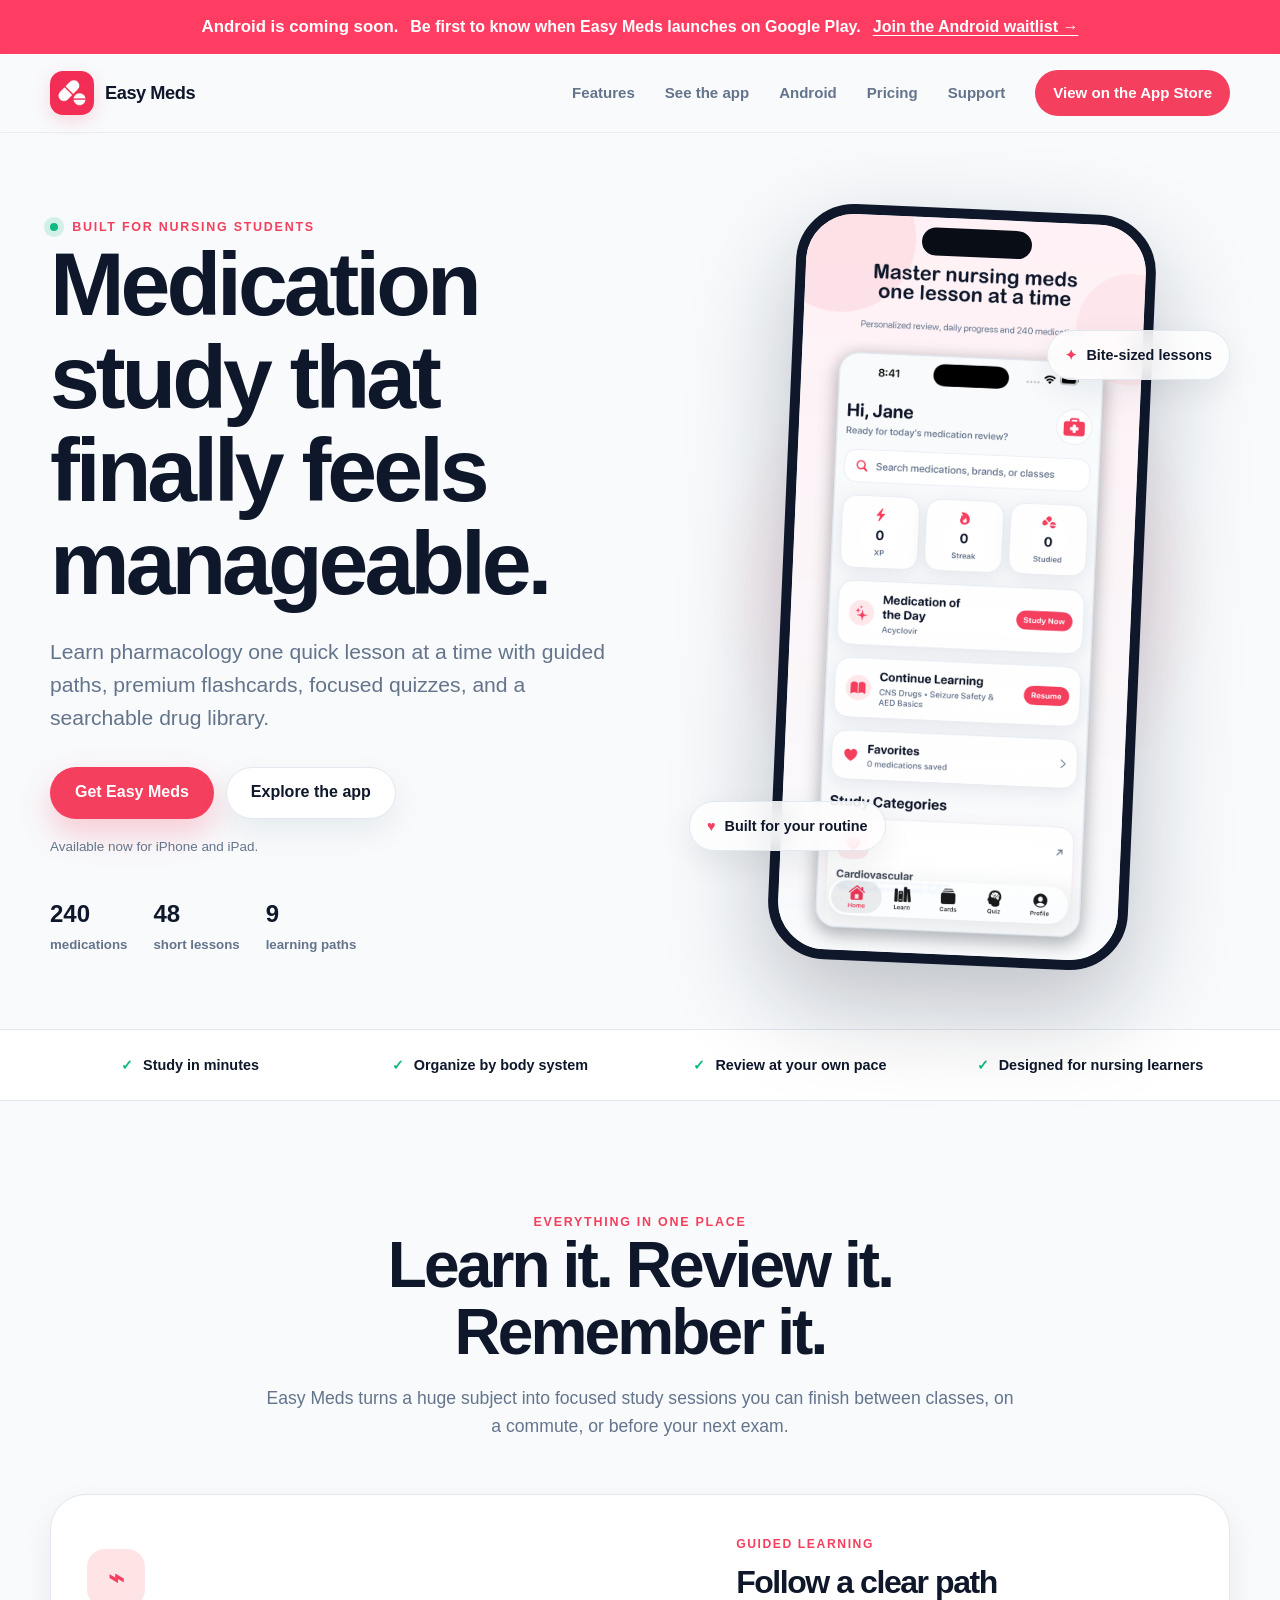
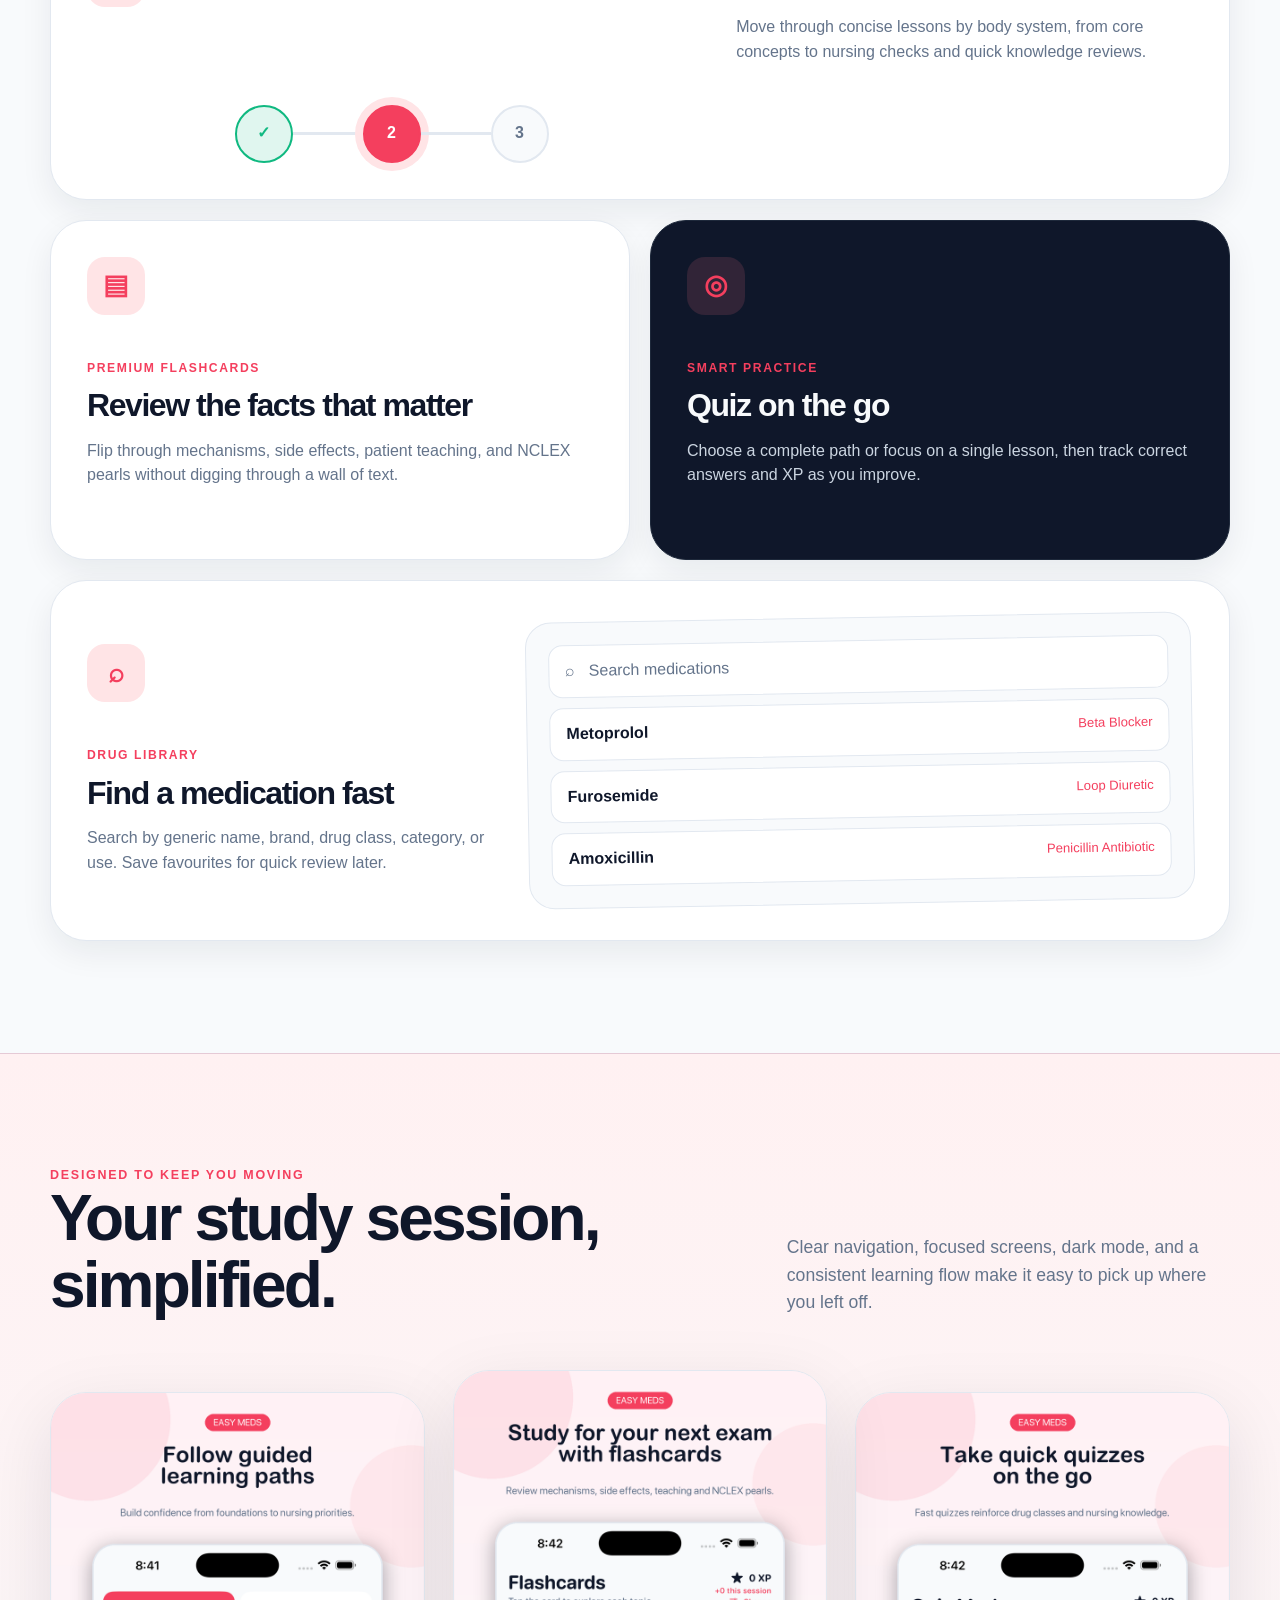
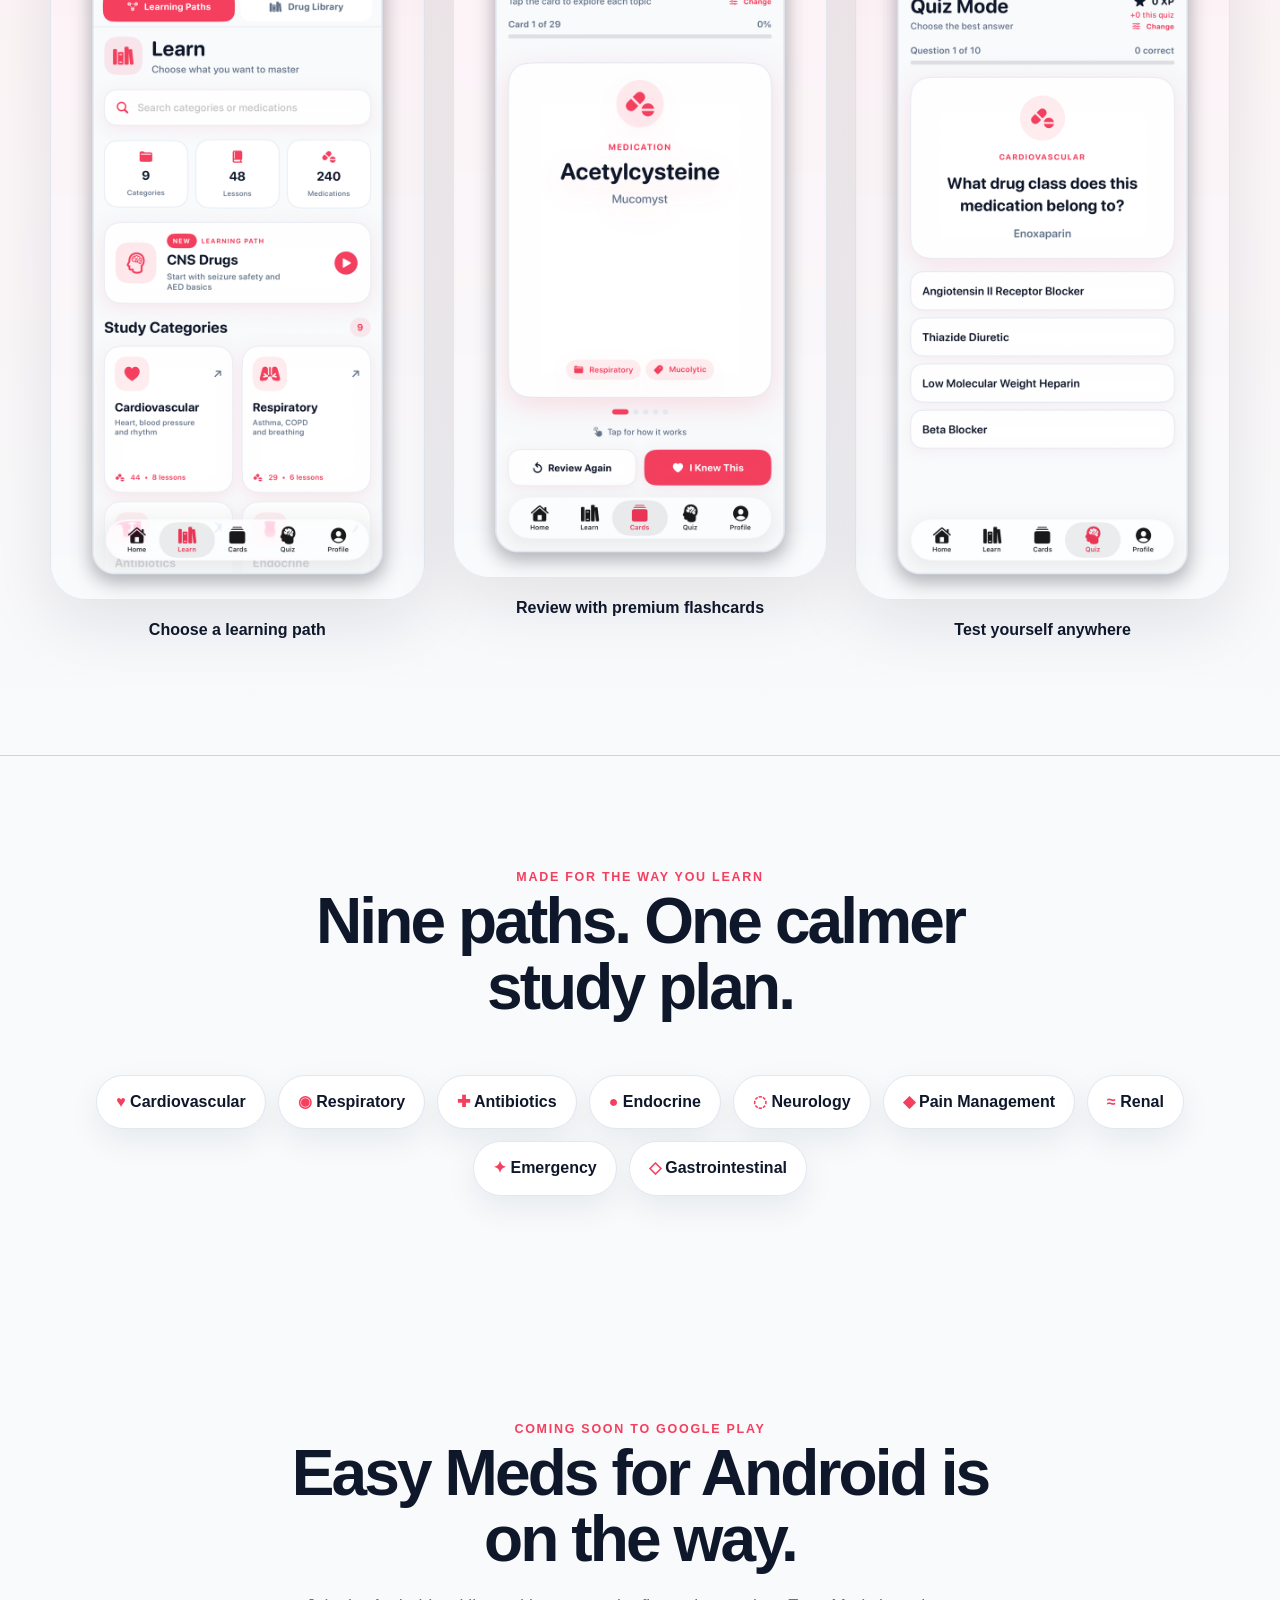
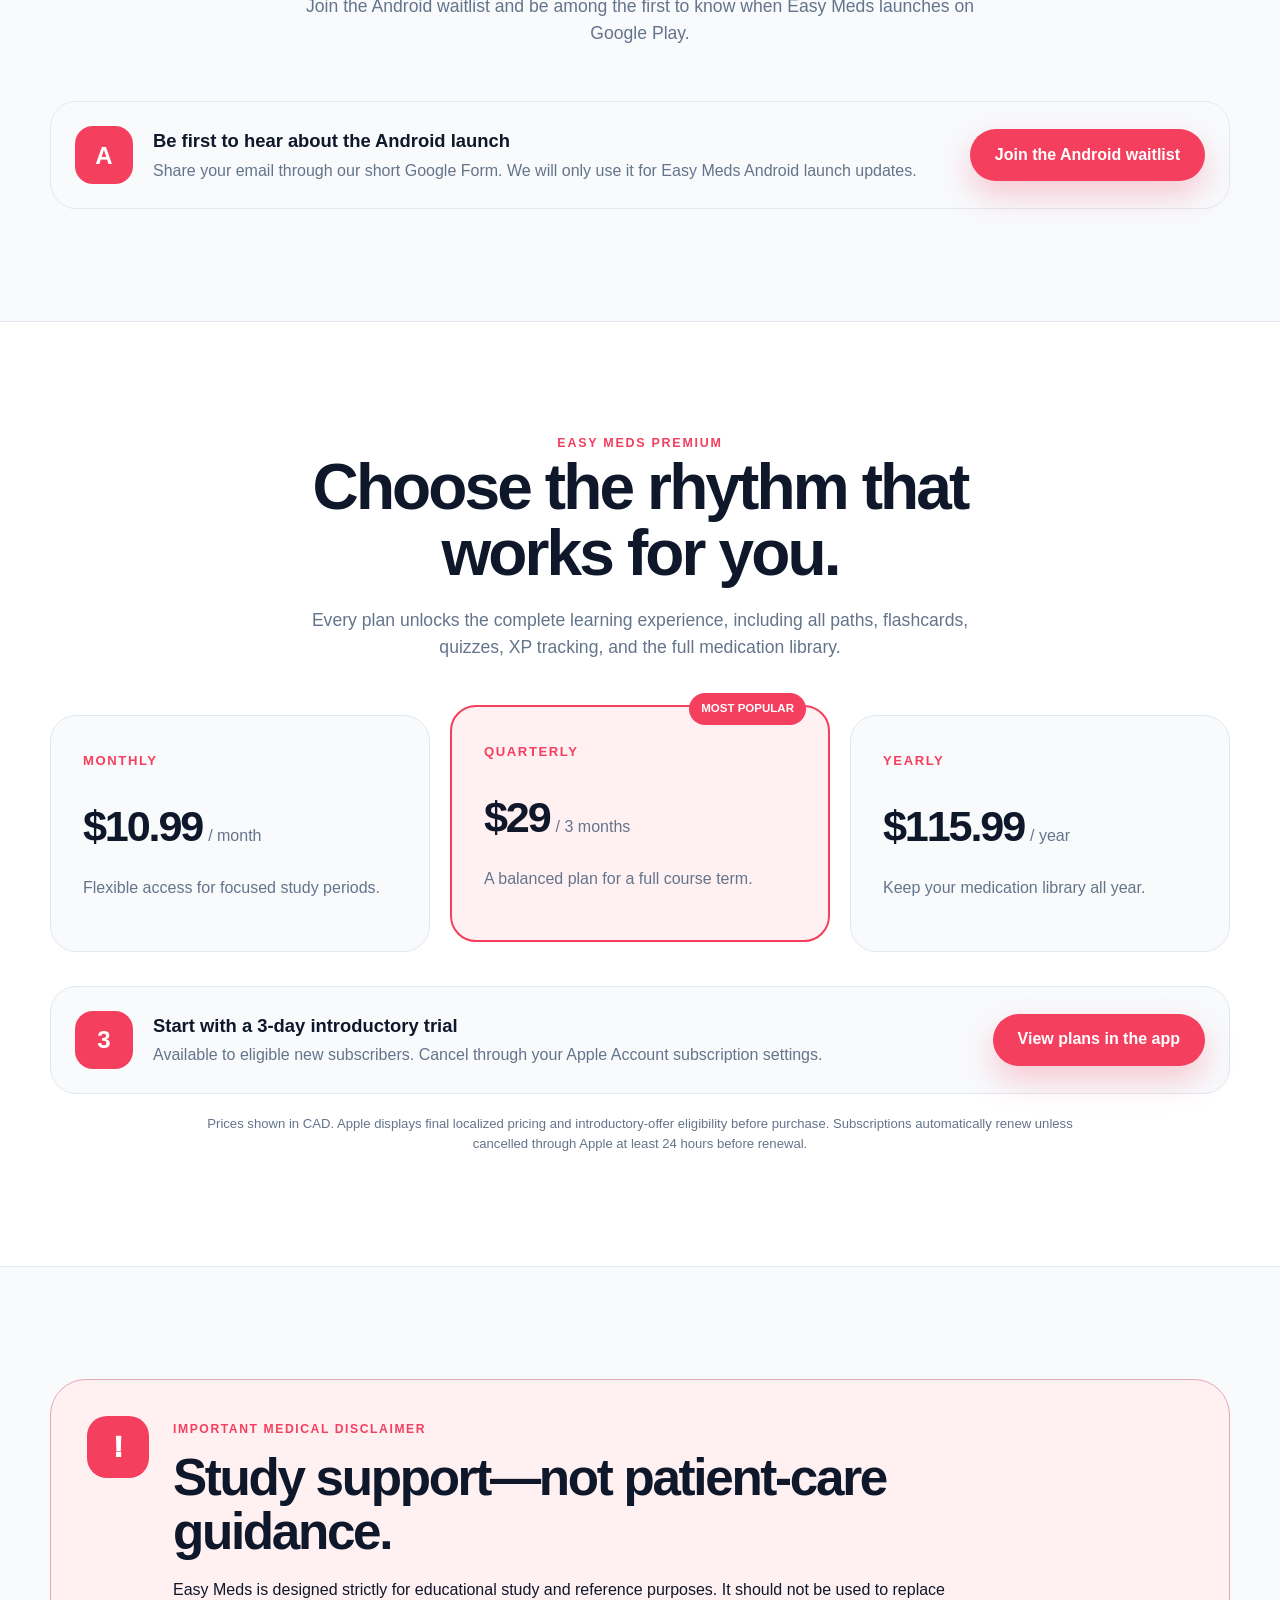
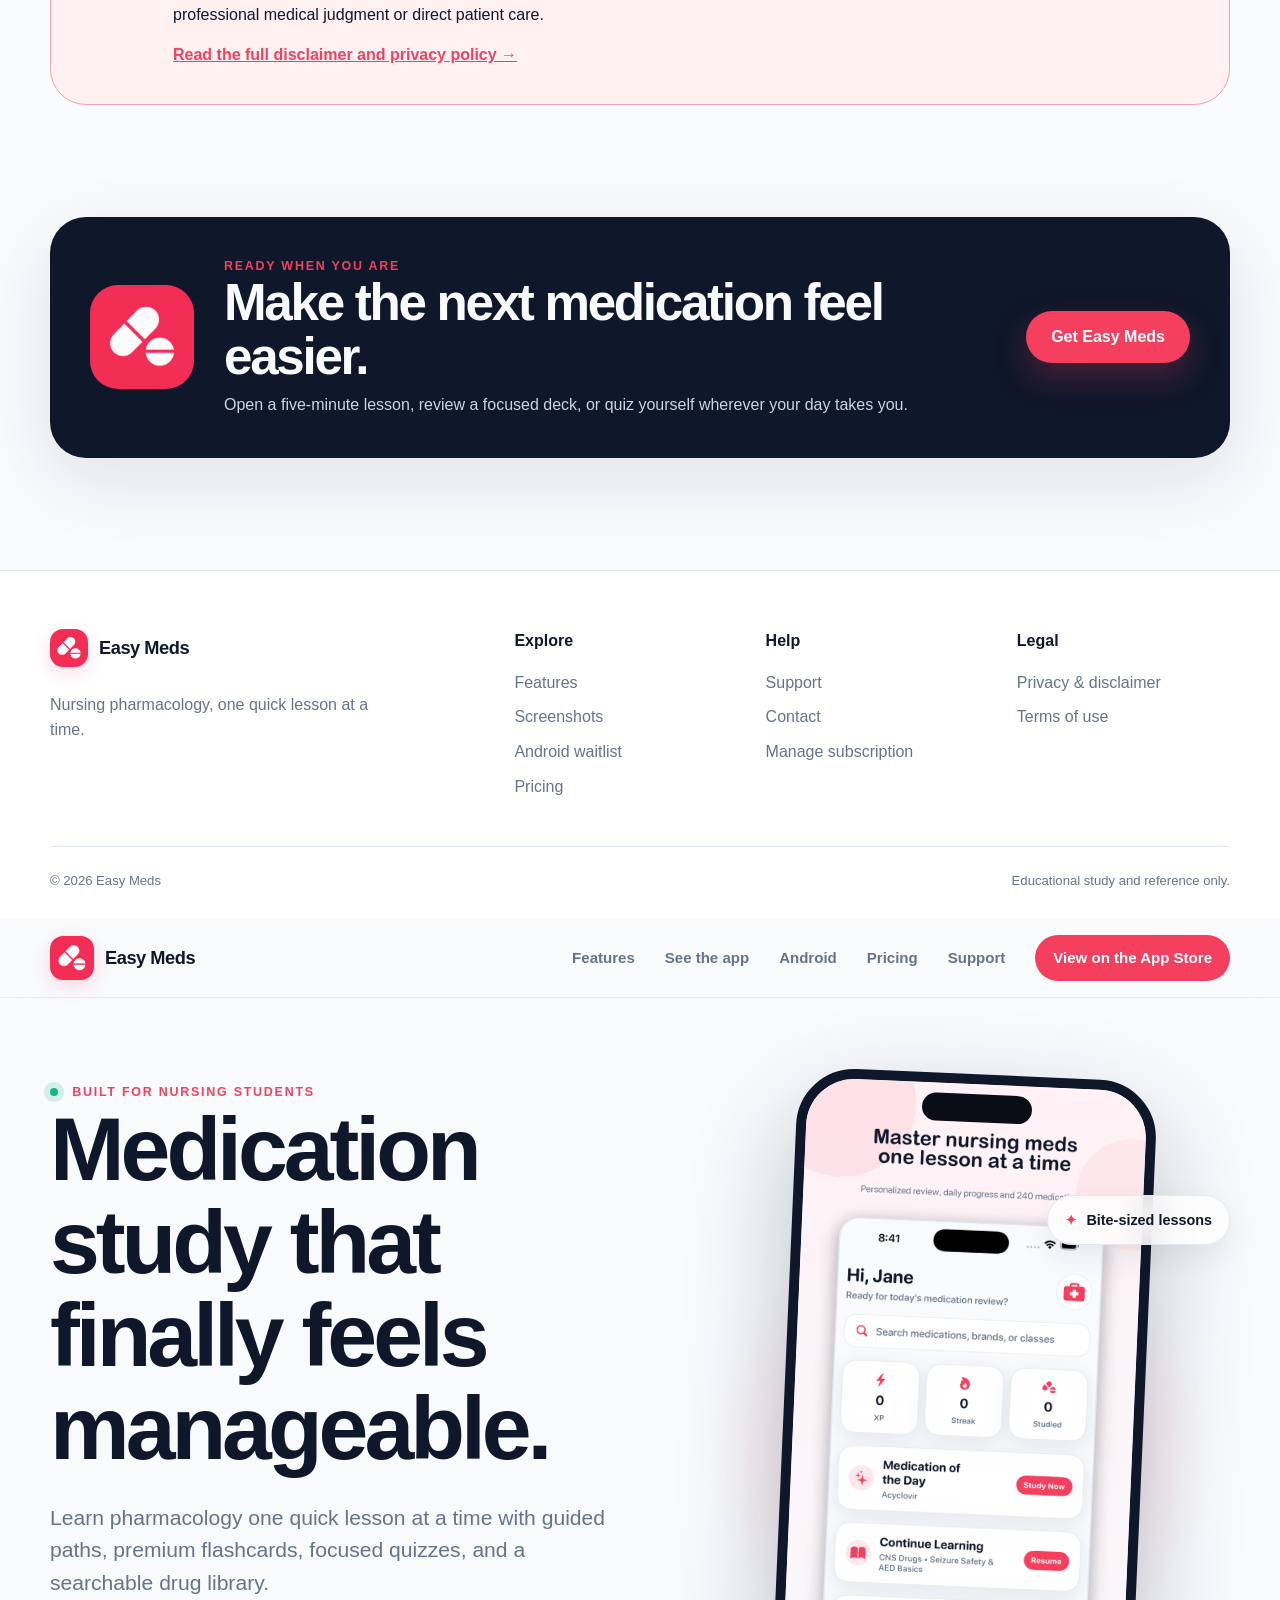
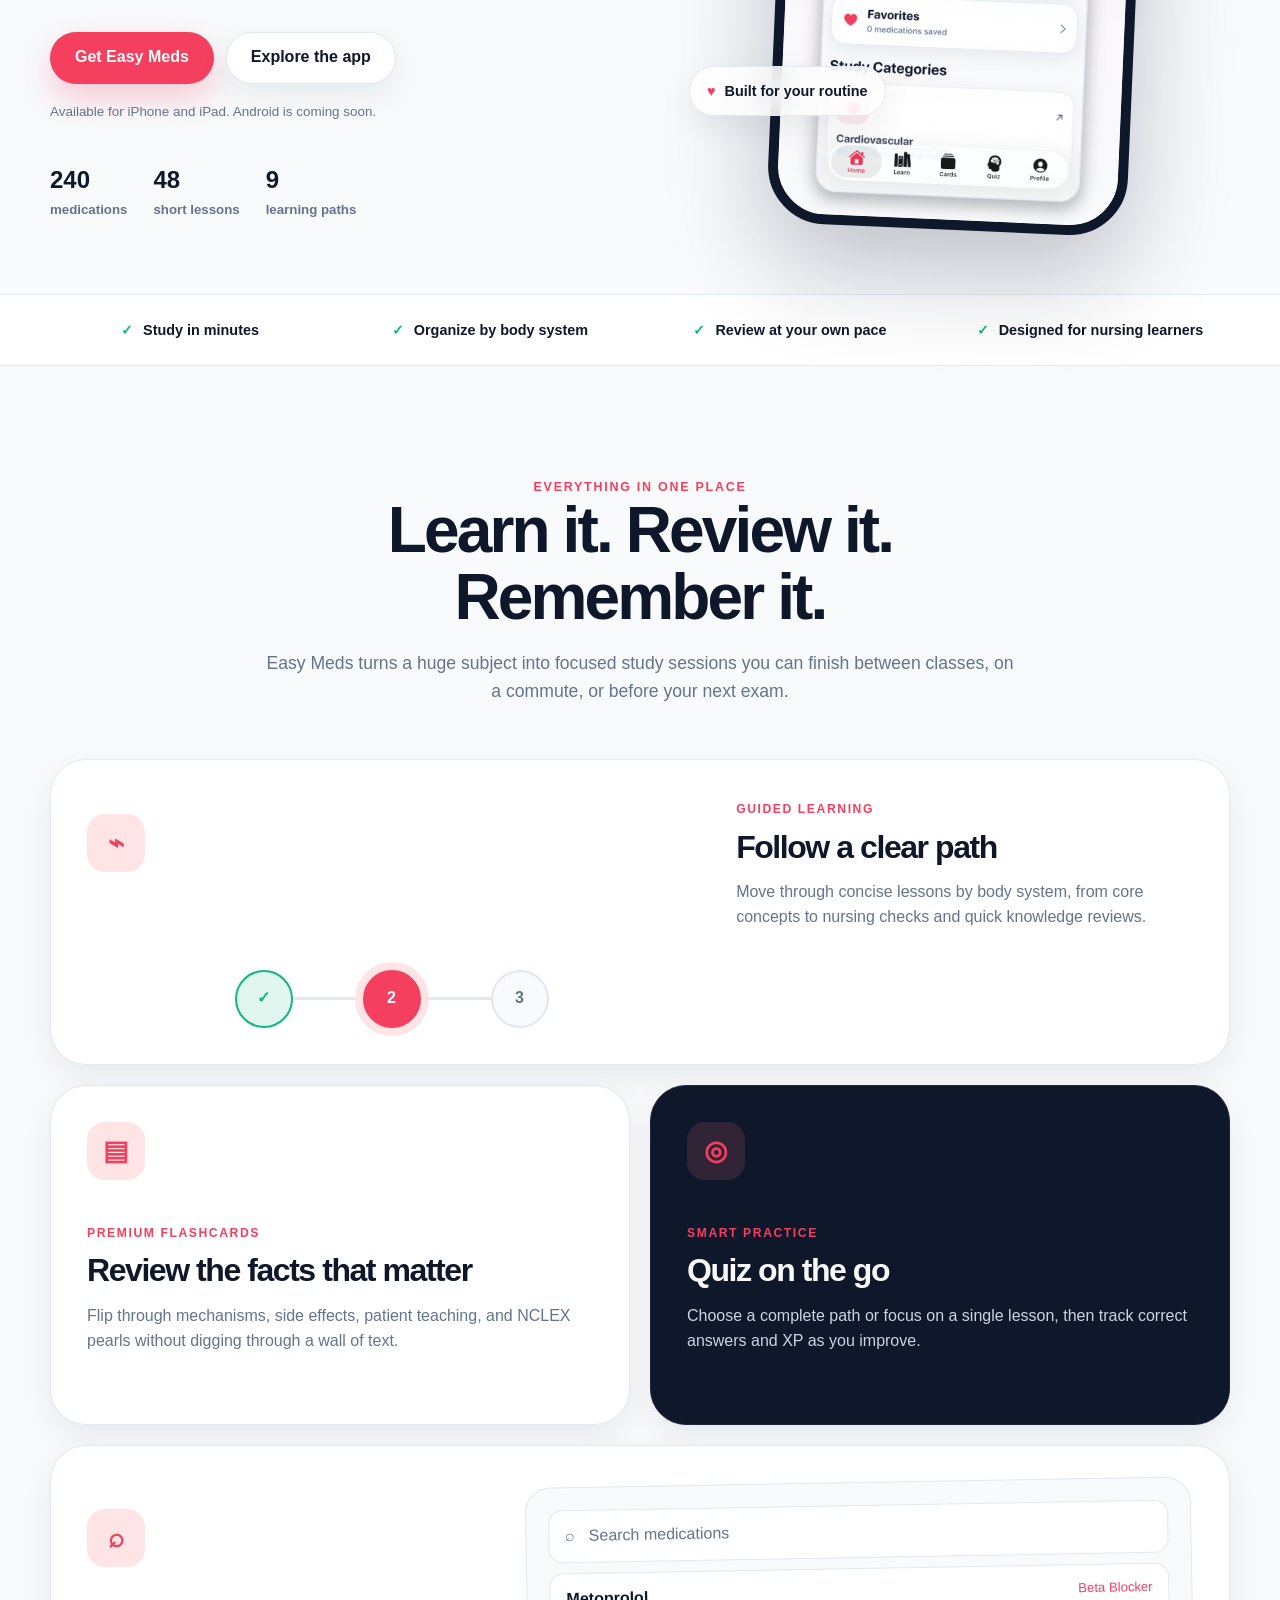
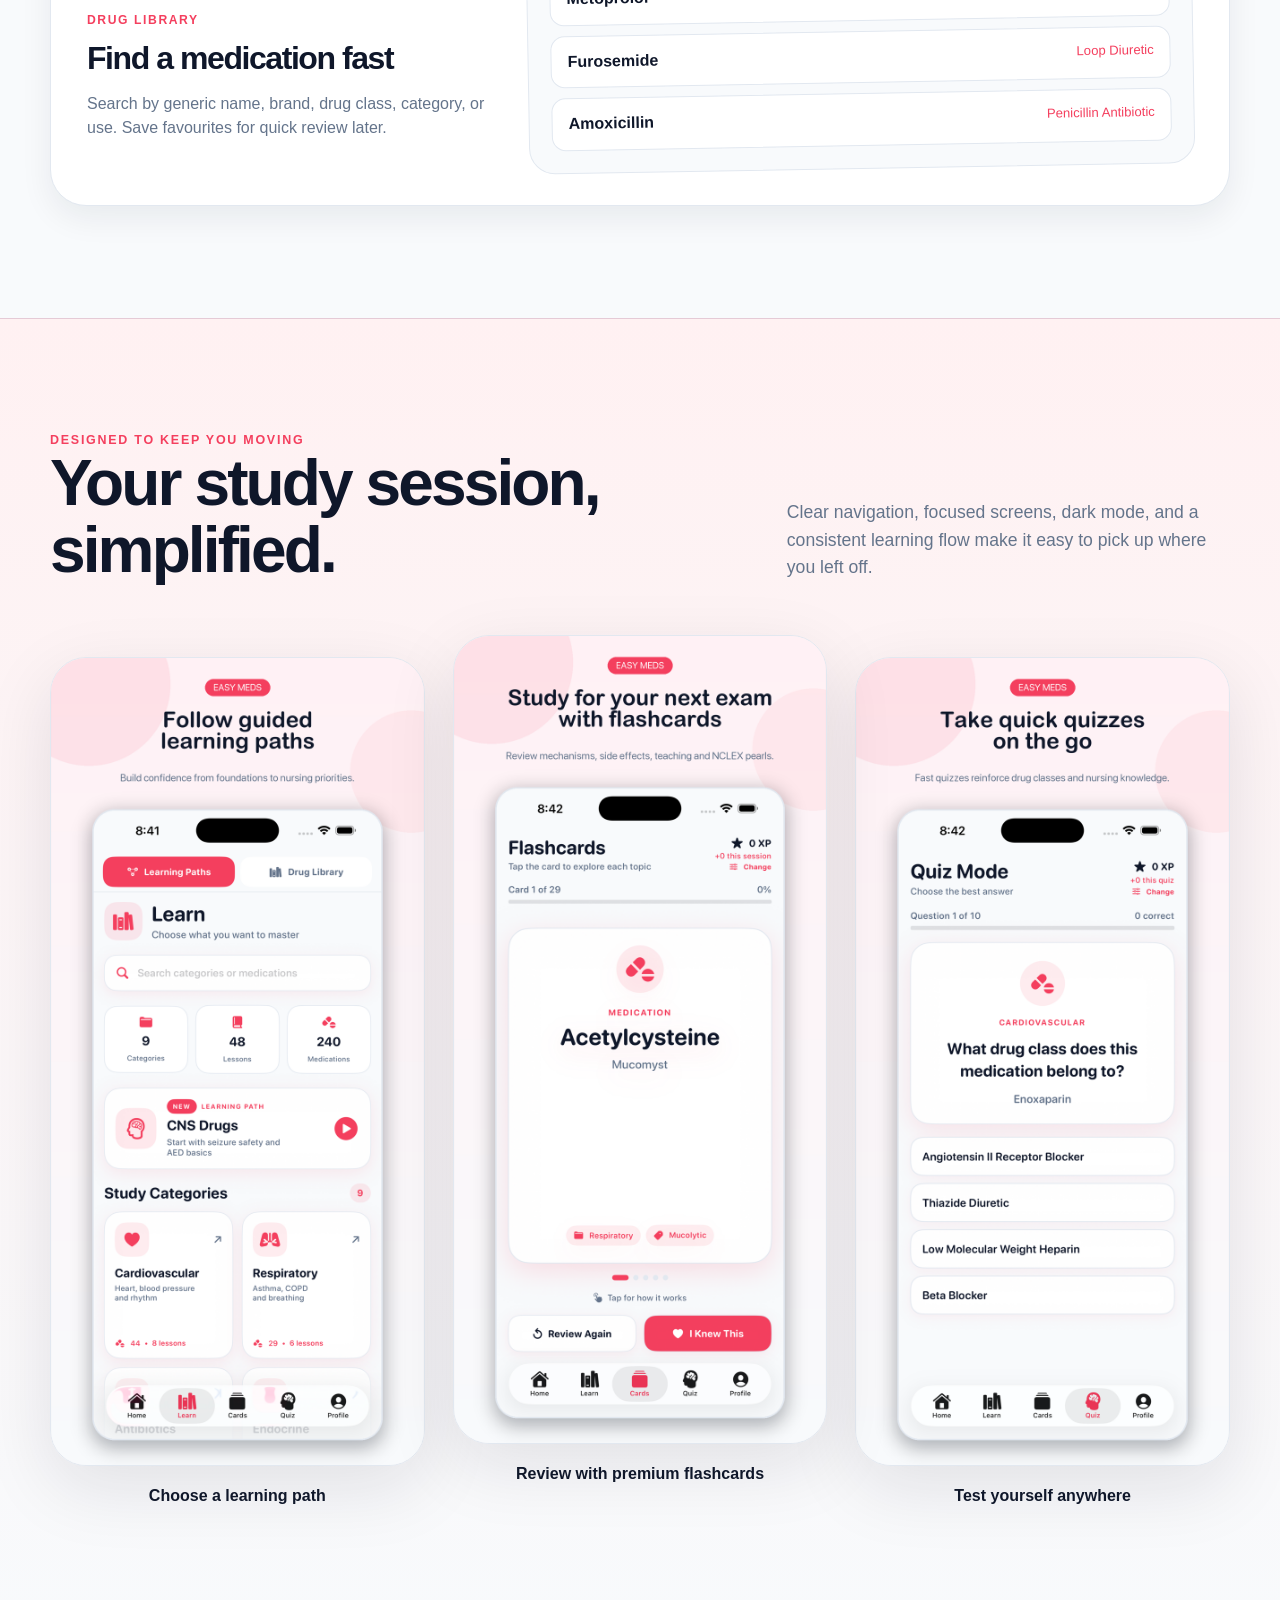
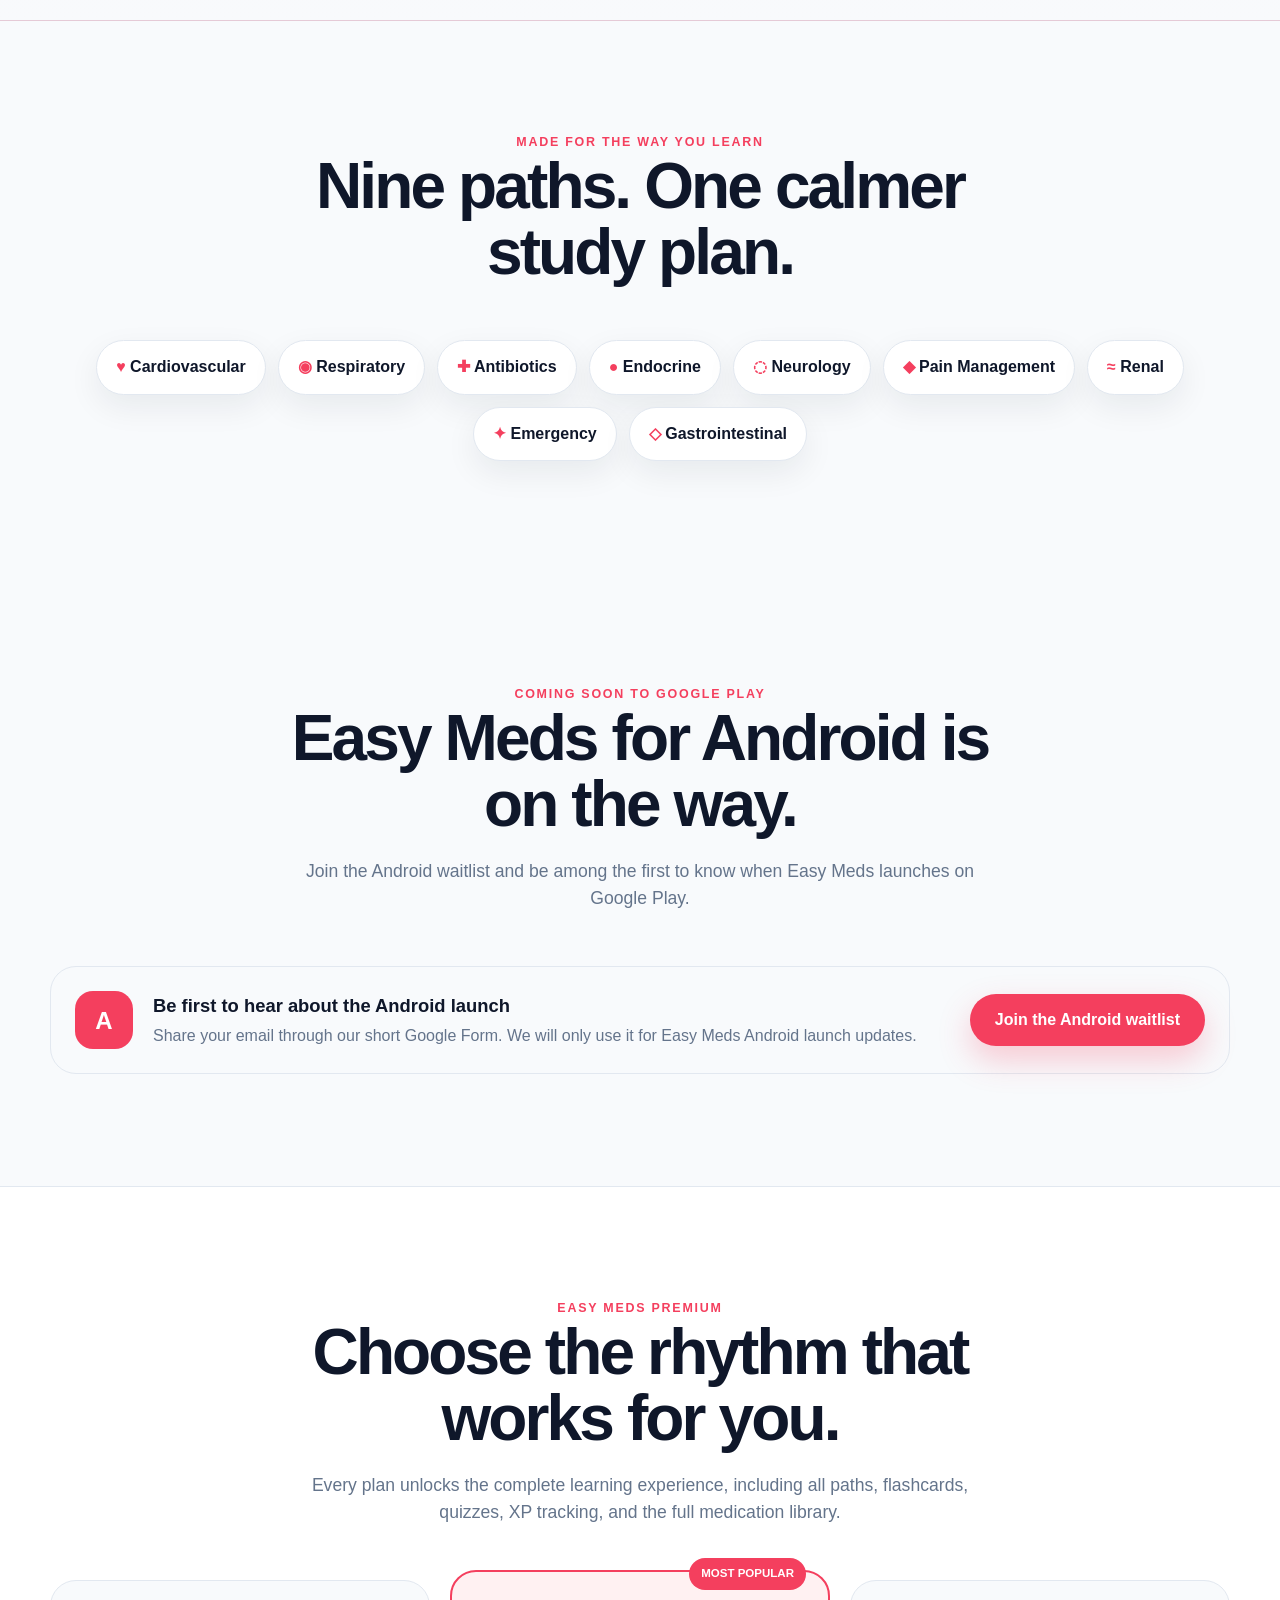
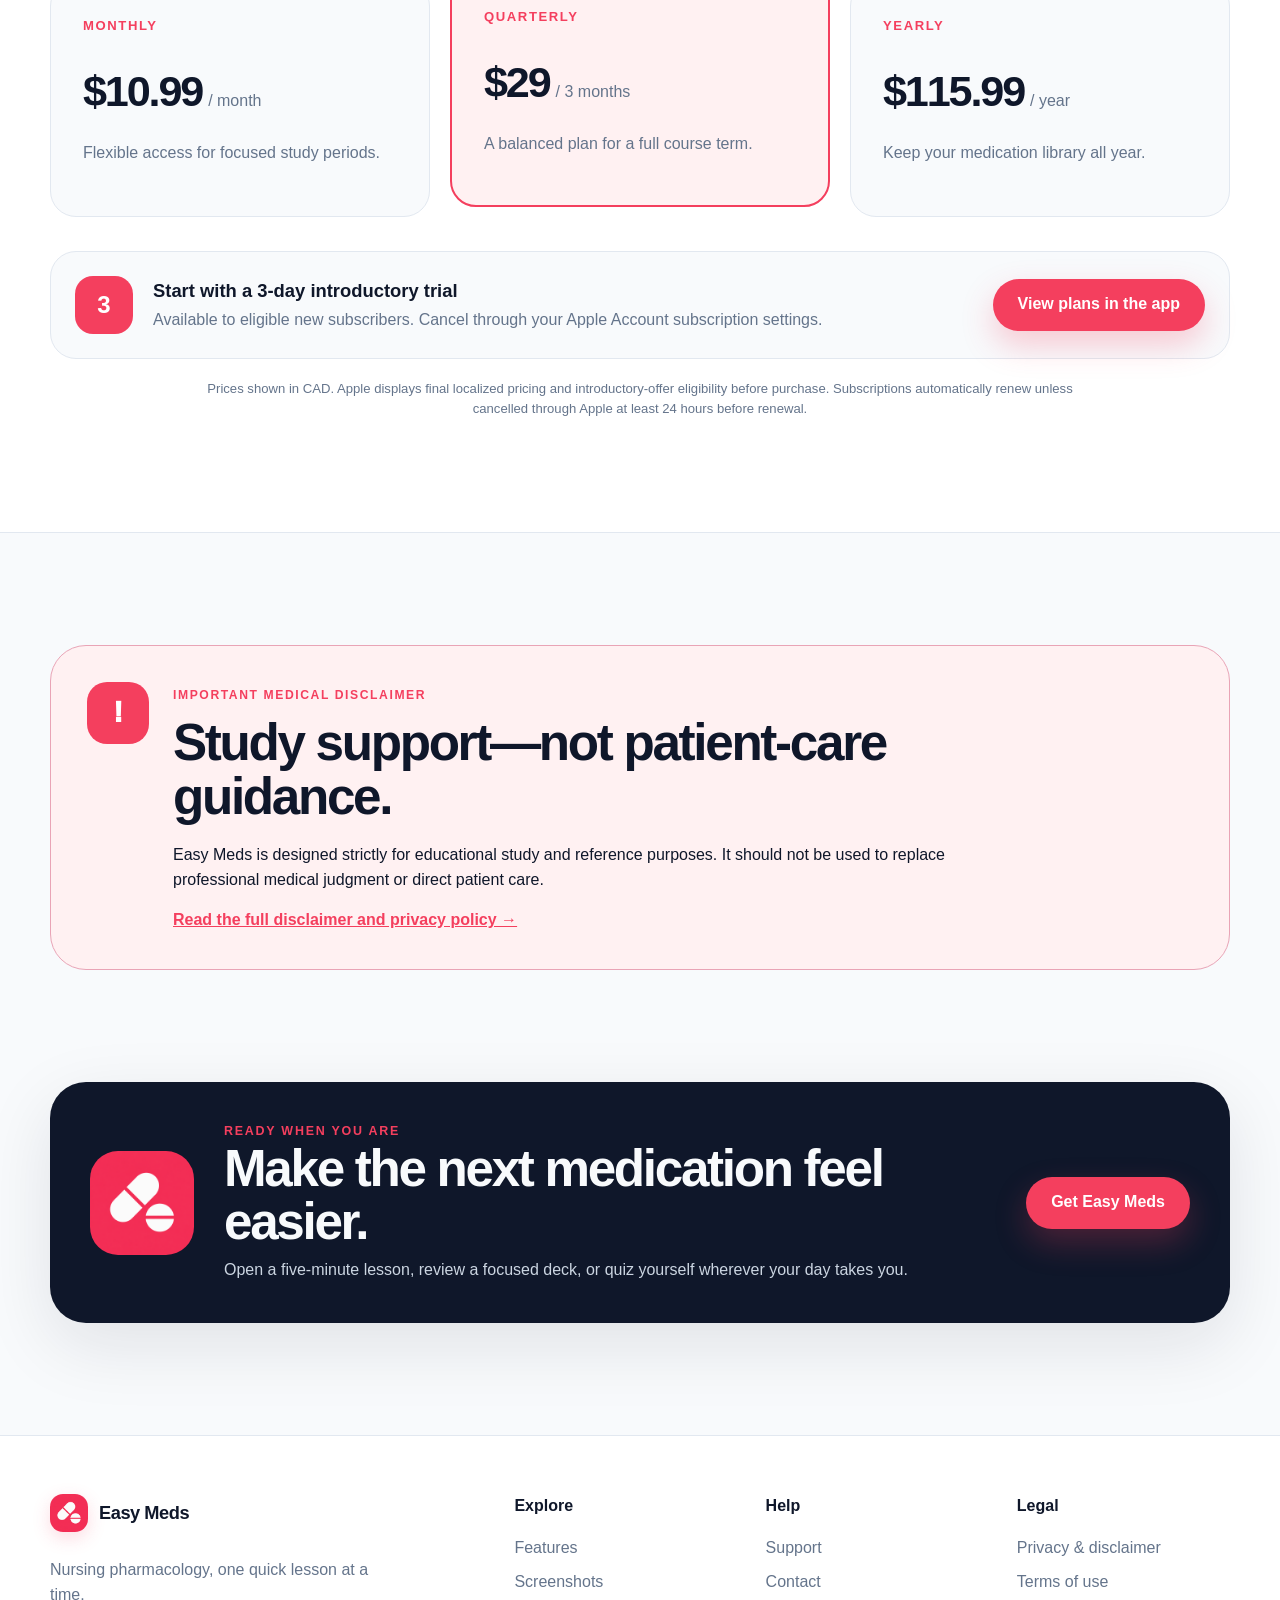
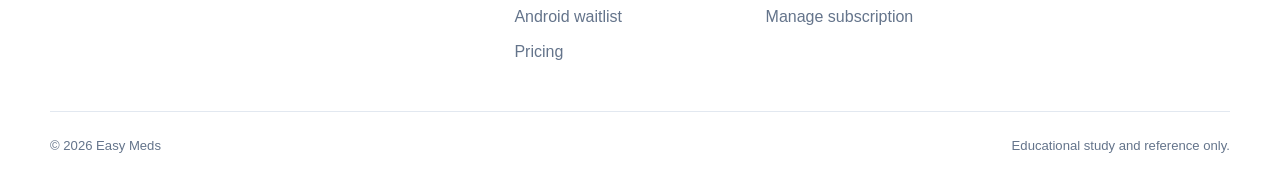
<file: index.html>
<!doctype html> <html lang="en"> <head> <meta charset="utf-8"> <meta name="viewport" content="width=device-width, initial-scale=1"> <meta name="theme-color" content="#f8fafc"> <title>Easy Meds — Nursing Pharmacology, Made Easier</title> <meta name="description" content="Master nursing medications with bite-sized learning paths, focused flashcards, on-the-go quizzes, and a searchable medication library."> <meta property="og:type" content="website"> <meta property="og:title" content="Easy Meds — Nursing Pharmacology, Made Easier"> <meta property="og:description" content="Nursing pharmacology, one quick lesson at a time."> <meta property="og:image" content="https://soundsbytt-a11y.github.io/easy-meds-legal/og.png"> <meta name="twitter:card" content="summary_large_image"> <meta name="twitter:title" content="Easy Meds — Nursing Pharmacology, Made Easier"> <meta name="twitter:description" content="Nursing pharmacology, one quick lesson at a time."> <meta name="twitter:image" content="https://soundsbytt-a11y.github.io/easy-meds-legal/og.png"> <link rel="icon" href="app-icon.png"> <link rel="stylesheet" href="styles.css"> <style>
.android-announcement{background:#ff3d63;color:#fff;font-weight:700}
.android-announcement-inner{min-height:54px;display:flex;align-items:center;justify-content:center;gap:12px;text-align:center}
.android-announcement strong{font-size:1.05rem;font-weight:900}
.android-announcement a{color:#fff;font-weight:900;text-decoration:underline;text-underline-offset:3px;white-space:nowrap}
@media(max-width:700px){.android-announcement-inner{padding:10px 20px;flex-wrap:wrap;gap:5px 10px}}
</style></head> <body><div class="android-announcement"><div class="section-shell android-announcement-inner"><strong>Android is coming soon.</strong><span>Be first to know when Easy Meds launches on Google Play.</span><a href="https://docs.google.com/forms/d/e/1FAIpQLSeAZxdOsYg95ryfv2cm-GZUpxAg2quRbtIMCAFoJftFC5rWTA/viewform" target="_blank" rel="noopener noreferrer">Join the Android waitlist →</a></div></div> <header class="site-header"> <div class="nav-wrap"> <a class="brand" href="#top" aria-label="Easy Meds home"> <img src="app-icon.png" alt="" width="44" height="44"> <span>Easy Meds</span> </a> <button class="menu-button" type="button" aria-expanded="false" aria-controls="primary-nav">Menu</button> <nav id="primary-nav" class="primary-nav" aria-label="Primary navigation"> <a href="#features">Features</a> <a href="#screenshots">See the app</a> <a href="#android">Android</a> <a href="#pricing">Pricing</a> <a href="support.html">Support</a> <a class="nav-cta" href="https://apps.apple.com/app/id6791787785">View on the App Store</a> </nav> </div> </header> <main id="top"> <section class="hero section-shell"> <div class="hero-copy"> <div class="eyebrow"><span class="pulse-dot"></span> Built for nursing students</div> <h1>Medication study that finally feels manageable.</h1> <p class="hero-lead">Learn pharmacology one quick lesson at a time with guided paths, premium flashcards, focused quizzes, and a searchable drug library.</p> <div class="hero-actions"> <a class="button button-primary" href="https://apps.apple.com/app/id6791787785">Get Easy Meds</a> <a class="button button-secondary" href="#screenshots">Explore the app</a> </div> <p class="launch-note">Available now for iPhone and iPad.</p> <div class="hero-metrics" aria-label="Easy Meds content"> <div><strong>240</strong><span>medications</span></div> <div><strong>48</strong><span>short lessons</span></div> <div><strong>9</strong><span>learning paths</span></div> </div> </div> <div class="hero-visual" aria-label="Easy Meds app preview"> <div class="hero-glow"></div> <div class="phone-frame"> <img src="home.png" alt="Easy Meds dashboard showing medication review, progress, and study categories"> </div> <div class="floating-note floating-note-top"><span>✦</span> Bite-sized lessons</div> <div class="floating-note floating-note-bottom"><span>♥</span> Built for your routine</div> </div> </section> <section class="trust-strip" aria-label="Easy Meds benefits"> <div class="section-shell trust-grid"> <p><span>✓</span> Study in minutes</p> <p><span>✓</span> Organize by body system</p> <p><span>✓</span> Review at your own pace</p> <p><span>✓</span> Designed for nursing learners</p> </div> </section> <section id="features" class="section-shell section-block"> <div class="section-heading centered"> <div class="eyebrow">Everything in one place</div> <h2>Learn it. Review it. Remember it.</h2> <p>Easy Meds turns a huge subject into focused study sessions you can finish between classes, on a commute, or before your next exam.</p> </div> <div class="feature-grid"> <article class="feature-card feature-card-wide"> <div class="feature-icon">⌁</div> <div> <span class="card-label">Guided learning</span> <h3>Follow a clear path</h3> <p>Move through concise lessons by body system, from core concepts to nursing checks and quick knowledge reviews.</p> </div> <div class="mini-path" aria-hidden="true"> <span class="path-step complete">✓</span><i></i><span class="path-step active">2</span><i></i><span class="path-step">3</span> </div> </article> <article class="feature-card"> <div class="feature-icon">▤</div> <span class="card-label">Premium flashcards</span> <h3>Review the facts that matter</h3> <p>Flip through mechanisms, side effects, patient teaching, and NCLEX pearls without digging through a wall of text.</p> </article> <article class="feature-card dark-card"> <div class="feature-icon">◎</div> <span class="card-label">Smart practice</span> <h3>Quiz on the go</h3> <p>Choose a complete path or focus on a single lesson, then track correct answers and XP as you improve.</p> </article> <article class="feature-card feature-card-wide library-card"> <div class="library-copy"> <div class="feature-icon">⌕</div> <span class="card-label">Drug library</span> <h3>Find a medication fast</h3> <p>Search by generic name, brand, drug class, category, or use. Save favourites for quick review later.</p> </div> <div class="search-demo" aria-hidden="true"> <div class="search-bar">⌕ &nbsp; Search medications</div> <div class="med-row"><b>Metoprolol</b><span>Beta Blocker</span></div> <div class="med-row"><b>Furosemide</b><span>Loop Diuretic</span></div> <div class="med-row"><b>Amoxicillin</b><span>Penicillin Antibiotic</span></div> </div> </article> </div> </section> <section id="screenshots" class="showcase-section"> <div class="section-shell section-block"> <div class="section-heading split-heading"> <div> <div class="eyebrow">Designed to keep you moving</div> <h2>Your study session, simplified.</h2> </div> <p>Clear navigation, focused screens, dark mode, and a consistent learning flow make it easy to pick up where you left off.</p> </div> <div class="screenshot-row"> <figure><img src="learn.png" alt="Easy Meds guided learning paths and medication categories"><figcaption>Choose a learning path</figcaption></figure> <figure class="featured-shot"><img src="flashcards.png" alt="Easy Meds interactive nursing medication flashcard"><figcaption>Review with premium flashcards</figcaption></figure> <figure><img src="quiz.png" alt="Easy Meds nursing pharmacology quiz"><figcaption>Test yourself anywhere</figcaption></figure> </div> </div> </section> <section class="section-shell section-block learning-section"> <div class="section-heading centered narrow-heading"> <div class="eyebrow">Made for the way you learn</div> <h2>Nine paths. One calmer study plan.</h2> </div> <div class="category-cloud" aria-label="Study categories"> <span>♥ Cardiovascular</span><span>◉ Respiratory</span><span>✚ Antibiotics</span><span>● Endocrine</span><span>◌ Neurology</span><span>◆ Pain Management</span><span>≈ Renal</span><span>✦ Emergency</span><span>◇ Gastrointestinal</span> </div> </section> <section id="android" class="section-shell section-block"><div class="section-heading centered narrow-heading"><div class="eyebrow">Coming soon to Google Play</div><h2>Easy Meds for Android is on the way.</h2><p>Join the Android waitlist and be among the first to know when Easy Meds launches on Google Play.</p></div><div class="trial-callout"><div><span class="trial-icon">A</span></div><div><strong>Be first to hear about the Android launch</strong><p>Share your email through our short Google Form. We will only use it for Easy Meds Android launch updates.</p></div><a class="button button-primary" href="https://docs.google.com/forms/d/e/1FAIpQLSeAZxdOsYg95ryfv2cm-GZUpxAg2quRbtIMCAFoJftFC5rWTA/viewform" target="_blank" rel="noopener noreferrer">Join the Android waitlist</a></div></section> <section id="pricing" class="pricing-section"> <div class="section-shell section-block"> <div class="section-heading centered narrow-heading"> <div class="eyebrow">Easy Meds Premium</div> <h2>Choose the rhythm that works for you.</h2> <p>Every plan unlocks the complete learning experience, including all paths, flashcards, quizzes, XP tracking, and the full medication library.</p> </div> <div class="pricing-grid"> <article class="price-card"> <span class="plan-name">Monthly</span> <div class="price"><strong>$10.99</strong><span>/ month</span></div> <p>Flexible access for focused study periods.</p> </article> <article class="price-card featured-price"> <span class="popular-badge">Most popular</span> <span class="plan-name">Quarterly</span> <div class="price"><strong>$29</strong><span>/ 3 months</span></div> <p>A balanced plan for a full course term.</p> </article> <article class="price-card"> <span class="plan-name">Yearly</span> <div class="price"><strong>$115.99</strong><span>/ year</span></div> <p>Keep your medication library all year.</p> </article> </div> <div class="trial-callout"> <div><span class="trial-icon">3</span></div> <div><strong>Start with a 3-day introductory trial</strong><p>Available to eligible new subscribers. Cancel through your Apple Account subscription settings.</p></div> <a class="button button-primary" href="https://apps.apple.com/app/id6791787785">View plans in the app</a> </div> <p class="pricing-note">Prices shown in CAD. Apple displays final localized pricing and introductory-offer eligibility before purchase. Subscriptions automatically renew unless cancelled through Apple at least 24 hours before renewal.</p> </div> </section> <section class="section-shell section-block disclaimer-section"> <div class="disclaimer-card"> <div class="disclaimer-icon">!</div> <div> <span class="card-label">Important medical disclaimer</span> <h2>Study support—not patient-care guidance.</h2> <p>Easy Meds is designed strictly for educational study and reference purposes. It should not be used to replace professional medical judgment or direct patient care.</p> <a href="privacy.html">Read the full disclaimer and privacy policy →</a> </div> </div> </section> <section class="final-cta section-shell"> <img src="app-icon.png" alt="Easy Meds app icon" width="104" height="104"> <div><div class="eyebrow">Ready when you are</div><h2>Make the next medication feel easier.</h2><p>Open a five-minute lesson, review a focused deck, or quiz yourself wherever your day takes you.</p></div> <a class="button button-primary" href="https://apps.apple.com/app/id6791787785">Get Easy Meds</a> </section> </main> <footer class="site-footer"> <div class="section-shell footer-grid"> <div> <a class="brand" href="#top"><img src="app-icon.png" alt="" width="38" height="38"><span>Easy Meds</span></a> <p>Nursing pharmacology, one quick lesson at a time.</p> </div> <div><strong>Explore</strong><a href="#features">Features</a><a href="#screenshots">Screenshots</a><a href="#android">Android waitlist</a><a href="#pricing">Pricing</a></div> <div><strong>Help</strong><a href="support.html">Support</a><a href="mailto:easymedsadmin@gmail.com">Contact</a><a href="https://apps.apple.com/account/subscriptions">Manage subscription</a></div> <div><strong>Legal</strong><a href="privacy.html">Privacy & disclaimer</a><a href="terms.html">Terms of use</a></div> </div> <div class="section-shell footer-bottom"><span>© 2026 Easy Meds</span><span>Educational study and reference only.</span></div> </footer> <script> const menuButton = document.querySelector('.menu-button'); const nav = document.querySelector('.primary-nav'); menuButton?.addEventListener('click', () => { const open = menuButton.getAttribute('aria-expanded') === 'true'; menuButton.setAttribute('aria-expanded', String(!open)); nav.classList.toggle('open', !open); }); nav?.querySelectorAll('a').forEach(link => link.addEventListener('click', () => { menuButton?.setAttribute('aria-expanded', 'false'); nav.classList.remove('open'); })); </script> </body> </html><!doctype html> <html lang="en"> <head> <meta charset="utf-8"> <meta name="viewport" content="width=device-width, initial-scale=1"> <meta name="theme-color" content="#f8fafc"> <title>Easy Meds — Nursing Pharmacology, Made Easier</title> <meta name="description" content="Master nursing medications with bite-sized learning paths, focused flashcards, on-the-go quizzes, and a searchable medication library."> <meta property="og:type" content="website"> <meta property="og:title" content="Easy Meds — Nursing Pharmacology, Made Easier"> <meta property="og:description" content="Nursing pharmacology, one quick lesson at a time."> <meta property="og:image" content="https://soundsbytt-a11y.github.io/easy-meds-legal/og.png"> <meta name="twitter:card" content="summary_large_image"> <meta name="twitter:title" content="Easy Meds — Nursing Pharmacology, Made Easier"> <meta name="twitter:description" content="Nursing pharmacology, one quick lesson at a time."> <meta name="twitter:image" content="https://soundsbytt-a11y.github.io/easy-meds-legal/og.png"> <link rel="icon" href="app-icon.png"> <link rel="stylesheet" href="styles.css"> </head> <body> <header class="site-header"> <div class="nav-wrap"> <a class="brand" href="#top" aria-label="Easy Meds home"> <img src="app-icon.png" alt="" width="44" height="44"> <span>Easy Meds</span> </a> <button class="menu-button" type="button" aria-expanded="false" aria-controls="primary-nav">Menu</button> <nav id="primary-nav" class="primary-nav" aria-label="Primary navigation"> <a href="#features">Features</a> <a href="#screenshots">See the app</a> <a href="#android">Android</a> <a href="#pricing">Pricing</a> <a href="support.html">Support</a> <a class="nav-cta" href="https://apps.apple.com/app/id6791787785">View on the App Store</a> </nav> </div> </header> <main id="top"> <section class="hero section-shell"> <div class="hero-copy"> <div class="eyebrow"><span class="pulse-dot"></span> Built for nursing students</div> <h1>Medication study that finally feels manageable.</h1> <p class="hero-lead">Learn pharmacology one quick lesson at a time with guided paths, premium flashcards, focused quizzes, and a searchable drug library.</p> <div class="hero-actions"> <a class="button button-primary" href="https://apps.apple.com/app/id6791787785">Get Easy Meds</a> <a class="button button-secondary" href="#screenshots">Explore the app</a> </div> <p class="launch-note">Available for iPhone and iPad. Android is coming soon.</p> <div class="hero-metrics" aria-label="Easy Meds content"> <div><strong>240</strong><span>medications</span></div> <div><strong>48</strong><span>short lessons</span></div> <div><strong>9</strong><span>learning paths</span></div> </div> </div> <div class="hero-visual" aria-label="Easy Meds app preview"> <div class="hero-glow"></div> <div class="phone-frame"> <img src="home.png" alt="Easy Meds dashboard showing medication review, progress, and study categories"> </div> <div class="floating-note floating-note-top"><span>✦</span> Bite-sized lessons</div> <div class="floating-note floating-note-bottom"><span>♥</span> Built for your routine</div> </div> </section> <section class="trust-strip" aria-label="Easy Meds benefits"> <div class="section-shell trust-grid"> <p><span>✓</span> Study in minutes</p> <p><span>✓</span> Organize by body system</p> <p><span>✓</span> Review at your own pace</p> <p><span>✓</span> Designed for nursing learners</p> </div> </section> <section id="features" class="section-shell section-block"> <div class="section-heading centered"> <div class="eyebrow">Everything in one place</div> <h2>Learn it. Review it. Remember it.</h2> <p>Easy Meds turns a huge subject into focused study sessions you can finish between classes, on a commute, or before your next exam.</p> </div> <div class="feature-grid"> <article class="feature-card feature-card-wide"> <div class="feature-icon">⌁</div> <div> <span class="card-label">Guided learning</span> <h3>Follow a clear path</h3> <p>Move through concise lessons by body system, from core concepts to nursing checks and quick knowledge reviews.</p> </div> <div class="mini-path" aria-hidden="true"> <span class="path-step complete">✓</span><i></i><span class="path-step active">2</span><i></i><span class="path-step">3</span> </div> </article> <article class="feature-card"> <div class="feature-icon">▤</div> <span class="card-label">Premium flashcards</span> <h3>Review the facts that matter</h3> <p>Flip through mechanisms, side effects, patient teaching, and NCLEX pearls without digging through a wall of text.</p> </article> <article class="feature-card dark-card"> <div class="feature-icon">◎</div> <span class="card-label">Smart practice</span> <h3>Quiz on the go</h3> <p>Choose a complete path or focus on a single lesson, then track correct answers and XP as you improve.</p> </article> <article class="feature-card feature-card-wide library-card"> <div class="library-copy"> <div class="feature-icon">⌕</div> <span class="card-label">Drug library</span> <h3>Find a medication fast</h3> <p>Search by generic name, brand, drug class, category, or use. Save favourites for quick review later.</p> </div> <div class="search-demo" aria-hidden="true"> <div class="search-bar">⌕ &nbsp; Search medications</div> <div class="med-row"><b>Metoprolol</b><span>Beta Blocker</span></div> <div class="med-row"><b>Furosemide</b><span>Loop Diuretic</span></div> <div class="med-row"><b>Amoxicillin</b><span>Penicillin Antibiotic</span></div> </div> </article> </div> </section> <section id="screenshots" class="showcase-section"> <div class="section-shell section-block"> <div class="section-heading split-heading"> <div> <div class="eyebrow">Designed to keep you moving</div> <h2>Your study session, simplified.</h2> </div> <p>Clear navigation, focused screens, dark mode, and a consistent learning flow make it easy to pick up where you left off.</p> </div> <div class="screenshot-row"> <figure><img src="learn.png" alt="Easy Meds guided learning paths and medication categories"><figcaption>Choose a learning path</figcaption></figure> <figure class="featured-shot"><img src="flashcards.png" alt="Easy Meds interactive nursing medication flashcard"><figcaption>Review with premium flashcards</figcaption></figure> <figure><img src="quiz.png" alt="Easy Meds nursing pharmacology quiz"><figcaption>Test yourself anywhere</figcaption></figure> </div> </div> </section> <section class="section-shell section-block learning-section"> <div class="section-heading centered narrow-heading"> <div class="eyebrow">Made for the way you learn</div> <h2>Nine paths. One calmer study plan.</h2> </div> <div class="category-cloud" aria-label="Study categories"> <span>♥ Cardiovascular</span><span>◉ Respiratory</span><span>✚ Antibiotics</span><span>● Endocrine</span><span>◌ Neurology</span><span>◆ Pain Management</span><span>≈ Renal</span><span>✦ Emergency</span><span>◇ Gastrointestinal</span> </div> </section> <section id="android" class="section-shell section-block"><div class="section-heading centered narrow-heading"><div class="eyebrow">Coming soon to Google Play</div><h2>Easy Meds for Android is on the way.</h2><p>Join the Android waitlist and be among the first to know when Easy Meds launches on Google Play.</p></div><div class="trial-callout"><div><span class="trial-icon">A</span></div><div><strong>Be first to hear about the Android launch</strong><p>Share your email through our short Google Form. We will only use it for Easy Meds Android launch updates.</p></div><a class="button button-primary" href="https://docs.google.com/forms/d/e/1FAIpQLSeAZxdOsYg95ryfv2cm-GZUpxAg2quRbtIMCAFoJftFC5rWTA/viewform" target="_blank" rel="noopener noreferrer">Join the Android waitlist</a></div></section> <section id="pricing" class="pricing-section"> <div class="section-shell section-block"> <div class="section-heading centered narrow-heading"> <div class="eyebrow">Easy Meds Premium</div> <h2>Choose the rhythm that works for you.</h2> <p>Every plan unlocks the complete learning experience, including all paths, flashcards, quizzes, XP tracking, and the full medication library.</p> </div> <div class="pricing-grid"> <article class="price-card"> <span class="plan-name">Monthly</span> <div class="price"><strong>$10.99</strong><span>/ month</span></div> <p>Flexible access for focused study periods.</p> </article> <article class="price-card featured-price"> <span class="popular-badge">Most popular</span> <span class="plan-name">Quarterly</span> <div class="price"><strong>$29</strong><span>/ 3 months</span></div> <p>A balanced plan for a full course term.</p> </article> <article class="price-card"> <span class="plan-name">Yearly</span> <div class="price"><strong>$115.99</strong><span>/ year</span></div> <p>Keep your medication library all year.</p> </article> </div> <div class="trial-callout"> <div><span class="trial-icon">3</span></div> <div><strong>Start with a 3-day introductory trial</strong><p>Available to eligible new subscribers. Cancel through your Apple Account subscription settings.</p></div> <a class="button button-primary" href="https://apps.apple.com/app/id6791787785">View plans in the app</a> </div> <p class="pricing-note">Prices shown in CAD. Apple displays final localized pricing and introductory-offer eligibility before purchase. Subscriptions automatically renew unless cancelled through Apple at least 24 hours before renewal.</p> </div> </section> <section class="section-shell section-block disclaimer-section"> <div class="disclaimer-card"> <div class="disclaimer-icon">!</div> <div> <span class="card-label">Important medical disclaimer</span> <h2>Study support—not patient-care guidance.</h2> <p>Easy Meds is designed strictly for educational study and reference purposes. It should not be used to replace professional medical judgment or direct patient care.</p> <a href="privacy.html">Read the full disclaimer and privacy policy →</a> </div> </div> </section> <section class="final-cta section-shell"> <img src="app-icon.png" alt="Easy Meds app icon" width="104" height="104"> <div><div class="eyebrow">Ready when you are</div><h2>Make the next medication feel easier.</h2><p>Open a five-minute lesson, review a focused deck, or quiz yourself wherever your day takes you.</p></div> <a class="button button-primary" href="https://apps.apple.com/app/id6791787785">Get Easy Meds</a> </section> </main> <footer class="site-footer"> <div class="section-shell footer-grid"> <div> <a class="brand" href="#top"><img src="app-icon.png" alt="" width="38" height="38"><span>Easy Meds</span></a> <p>Nursing pharmacology, one quick lesson at a time.</p> </div> <div><strong>Explore</strong><a href="#features">Features</a><a href="#screenshots">Screenshots</a><a href="#android">Android waitlist</a><a href="#pricing">Pricing</a></div> <div><strong>Help</strong><a href="support.html">Support</a><a href="mailto:easymedsadmin@gmail.com">Contact</a><a href="https://apps.apple.com/account/subscriptions">Manage subscription</a></div> <div><strong>Legal</strong><a href="privacy.html">Privacy & disclaimer</a><a href="terms.html">Terms of use</a></div> </div> <div class="section-shell footer-bottom"><span>© 2026 Easy Meds</span><span>Educational study and reference only.</span></div> </footer> <script> const menuButton = document.querySelector('.menu-button'); const nav = document.querySelector('.primary-nav'); menuButton?.addEventListener('click', () => { const open = menuButton.getAttribute('aria-expanded') === 'true'; menuButton.setAttribute('aria-expanded', String(!open)); nav.classList.toggle('open', !open); }); nav?.querySelectorAll('a').forEach(link => link.addEventListener('click', () => { menuButton?.setAttribute('aria-expanded', 'false'); nav.classList.remove('open'); })); </script> </body> </html>
</file>
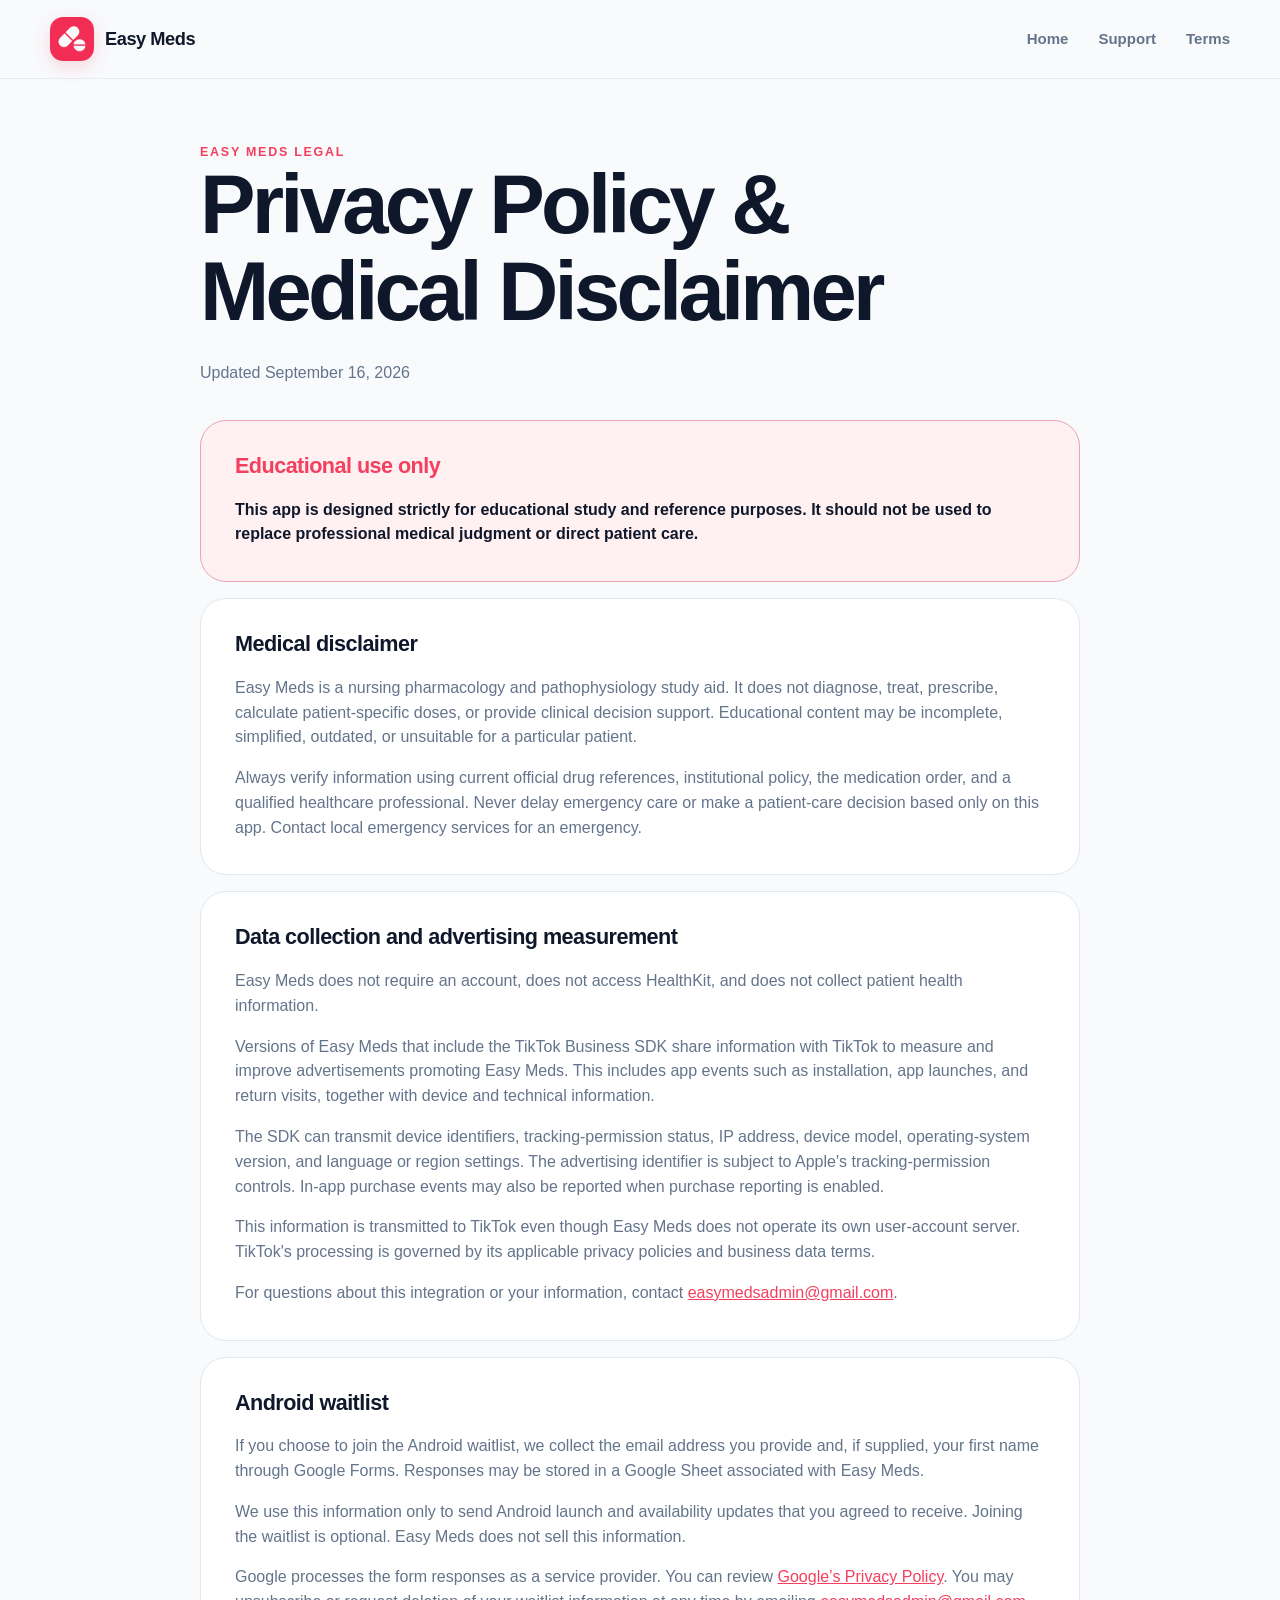
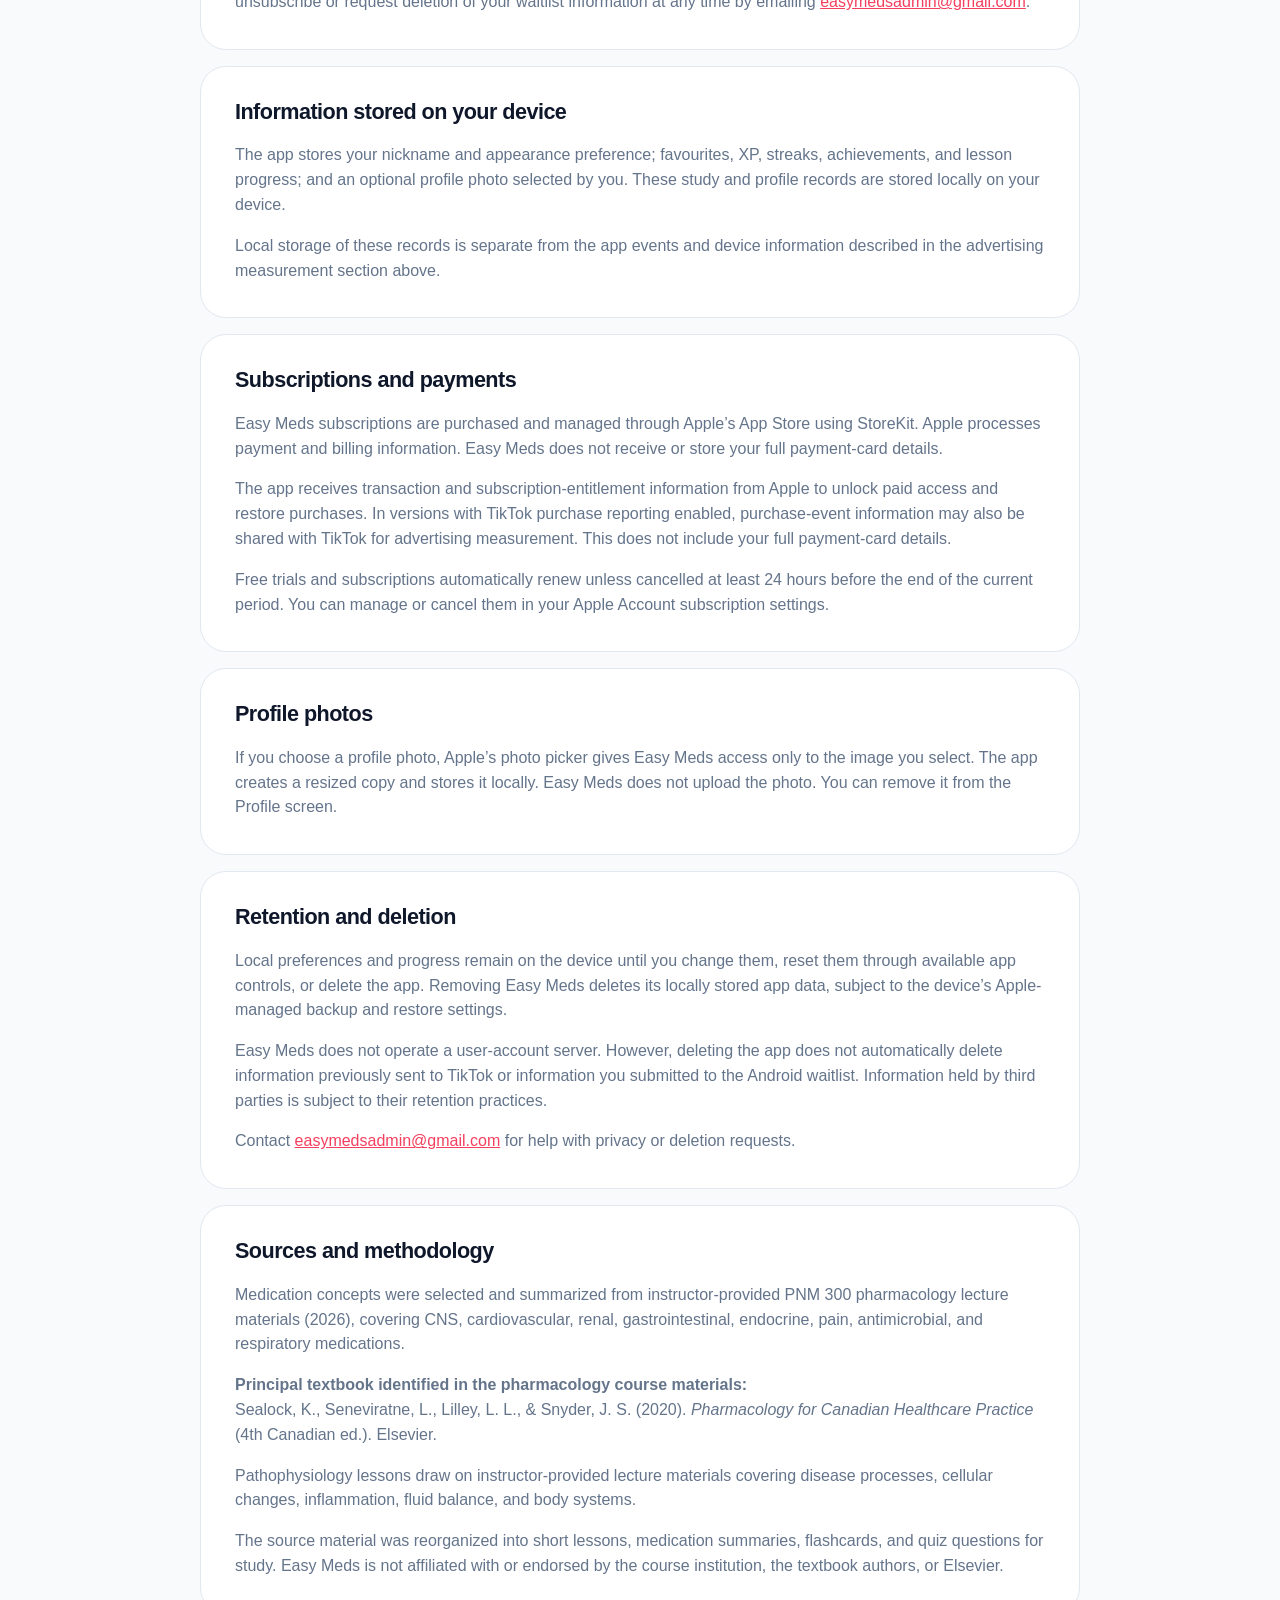
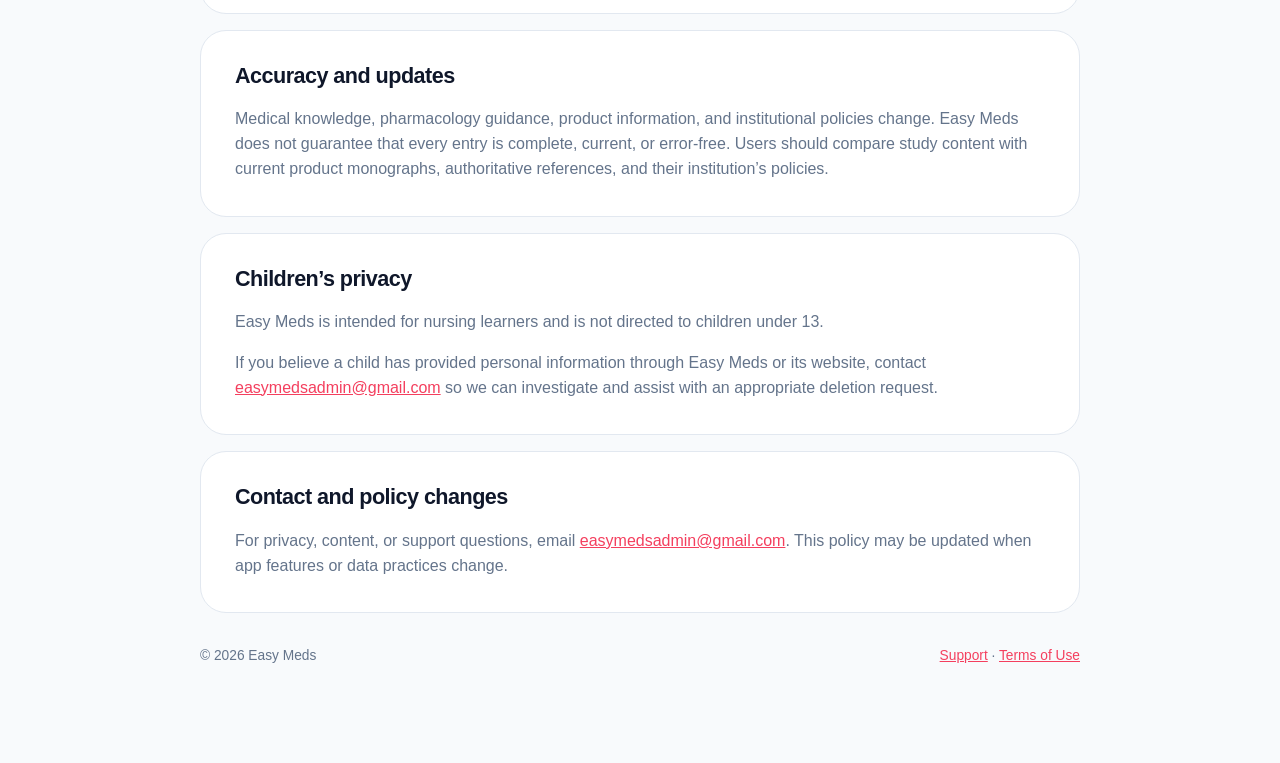
<file: privacy.html>
<!doctype html>
<html lang="en">
<head>
  <meta charset="utf-8">
  <meta name="viewport" content="width=device-width, initial-scale=1">
  <title>Privacy Policy &amp; Medical Disclaimer — Easy Meds</title>
  <meta name="description" content="Privacy policy, medical disclaimer, and content methodology for Easy Meds.">
  <link rel="icon" href="app-icon.png">
  <link rel="stylesheet" href="styles.css">
</head>

<body>
  <header class="site-header">
    <div class="nav-wrap">
      <a class="brand" href="index.html">
        <img src="app-icon.png" alt="" width="44" height="44">
        <span>Easy Meds</span>
      </a>

      <nav class="primary-nav">
        <a href="index.html">Home</a>
        <a href="support.html">Support</a>
        <a href="terms.html">Terms</a>
      </nav>
    </div>
  </header>

  <main class="legal-shell">
    <header class="legal-header">
      <div class="eyebrow">Easy Meds legal</div>
      <h1>Privacy Policy &amp; Medical Disclaimer</h1>
      <p>Updated September 16, 2026</p>
    </header>

    <section class="legal-card legal-alert">
      <h2>Educational use only</h2>
      <p>
        This app is designed strictly for educational study and reference
        purposes. It should not be used to replace professional medical
        judgment or direct patient care.
      </p>
    </section>

    <section class="legal-card">
      <h2>Medical disclaimer</h2>
      <p>
        Easy Meds is a nursing pharmacology and pathophysiology study aid.
        It does not diagnose, treat, prescribe, calculate patient-specific
        doses, or provide clinical decision support. Educational content
        may be incomplete, simplified, outdated, or unsuitable for a
        particular patient.
      </p>
      <p>
        Always verify information using current official drug references,
        institutional policy, the medication order, and a qualified
        healthcare professional. Never delay emergency care or make a
        patient-care decision based only on this app. Contact local
        emergency services for an emergency.
      </p>
    </section>

    <section class="legal-card">
      <h2>Data collection and advertising measurement</h2>
      <p>
        Easy Meds does not require an account, does not access HealthKit,
        and does not collect patient health information.
      </p>
      <p>
        Versions of Easy Meds that include the TikTok Business SDK share
        information with TikTok to measure and improve advertisements
        promoting Easy Meds. This includes app events such as installation,
        app launches, and return visits, together with device and technical
        information.
      </p>
      <p>
        The SDK can transmit device identifiers, tracking-permission
        status, IP address, device model, operating-system version, and
        language or region settings. The advertising identifier is
        subject to Apple's tracking-permission controls. In-app purchase
        events may also be reported when purchase reporting is enabled.
      </p>
      <p>
        This information is transmitted to TikTok even though Easy Meds
        does not operate its own user-account server. TikTok's processing
        is governed by its applicable privacy policies and business data
        terms.
      </p>
      <p>
        For questions about this integration or your information, contact
        <a href="mailto:easymedsadmin@gmail.com">easymedsadmin@gmail.com</a>.
      </p>
    </section>

    <section class="legal-card">
      <h2>Android waitlist</h2>
      <p>
        If you choose to join the Android waitlist, we collect the email
        address you provide and, if supplied, your first name through
        Google Forms. Responses may be stored in a Google Sheet associated
        with Easy Meds.
      </p>
      <p>
        We use this information only to send Android launch and availability
        updates that you agreed to receive. Joining the waitlist is
        optional. Easy Meds does not sell this information.
      </p>
      <p>
        Google processes the form responses as a service provider. You can
        review
        <a href="https://policies.google.com/privacy">Google’s Privacy Policy</a>.
        You may unsubscribe or request deletion of your waitlist information
        at any time by emailing
        <a href="mailto:easymedsadmin@gmail.com">easymedsadmin@gmail.com</a>.
      </p>
    </section>

    <section class="legal-card">
      <h2>Information stored on your device</h2>
      <p>
        The app stores your nickname and appearance preference; favourites,
        XP, streaks, achievements, and lesson progress; and an optional
        profile photo selected by you. These study and profile records
        are stored locally on your device.
      </p>
      <p>
        Local storage of these records is separate from the app events
        and device information described in the advertising measurement
        section above.
      </p>
    </section>

    <section class="legal-card">
      <h2>Subscriptions and payments</h2>
      <p>
        Easy Meds subscriptions are purchased and managed through Apple’s
        App Store using StoreKit. Apple processes payment and billing
        information. Easy Meds does not receive or store your full
        payment-card details.
      </p>
      <p>
        The app receives transaction and subscription-entitlement information
        from Apple to unlock paid access and restore purchases. In versions
        with TikTok purchase reporting enabled, purchase-event information
        may also be shared with TikTok for advertising measurement. This
        does not include your full payment-card details.
      </p>
      <p>
        Free trials and subscriptions automatically renew unless cancelled
        at least 24 hours before the end of the current period. You can
        manage or cancel them in your Apple Account subscription settings.
      </p>
    </section>

    <section class="legal-card">
      <h2>Profile photos</h2>
      <p>
        If you choose a profile photo, Apple’s photo picker gives Easy Meds
        access only to the image you select. The app creates a resized copy
        and stores it locally. Easy Meds does not upload the photo. You can
        remove it from the Profile screen.
      </p>
    </section>

    <section class="legal-card">
      <h2>Retention and deletion</h2>
      <p>
        Local preferences and progress remain on the device until you
        change them, reset them through available app controls, or delete
        the app. Removing Easy Meds deletes its locally stored app data,
        subject to the device’s Apple-managed backup and restore settings.
      </p>
      <p>
        Easy Meds does not operate a user-account server. However, deleting
        the app does not automatically delete information previously sent
        to TikTok or information you submitted to the Android waitlist.
        Information held by third parties is subject to their retention
        practices.
      </p>
      <p>
        Contact
        <a href="mailto:easymedsadmin@gmail.com">easymedsadmin@gmail.com</a>
        for help with privacy or deletion requests.
      </p>
    </section>

    <section class="legal-card">
      <h2>Sources and methodology</h2>
      <p>
        Medication concepts were selected and summarized from
        instructor-provided PNM 300 pharmacology lecture materials (2026),
        covering CNS, cardiovascular, renal, gastrointestinal, endocrine,
        pain, antimicrobial, and respiratory medications.
      </p>
      <p>
        <strong>Principal textbook identified in the pharmacology course materials:</strong>
        <br>
        Sealock, K., Seneviratne, L., Lilley, L. L., &amp; Snyder, J. S.
        (2020). <em>Pharmacology for Canadian Healthcare Practice</em>
        (4th Canadian ed.). Elsevier.
      </p>
      <p>
        Pathophysiology lessons draw on instructor-provided lecture
        materials covering disease processes, cellular changes,
        inflammation, fluid balance, and body systems.
      </p>
      <p>
        The source material was reorganized into short lessons, medication
        summaries, flashcards, and quiz questions for study. Easy Meds is
        not affiliated with or endorsed by the course institution, the
        textbook authors, or Elsevier.
      </p>
    </section>

    <section class="legal-card">
      <h2>Accuracy and updates</h2>
      <p>
        Medical knowledge, pharmacology guidance, product information,
        and institutional policies change. Easy Meds does not guarantee
        that every entry is complete, current, or error-free. Users should
        compare study content with current product monographs,
        authoritative references, and their institution’s policies.
      </p>
    </section>

    <section class="legal-card">
      <h2>Children’s privacy</h2>
      <p>
        Easy Meds is intended for nursing learners and is not directed
        to children under 13.
      </p>
      <p>
        If you believe a child has provided personal information through
        Easy Meds or its website, contact
        <a href="mailto:easymedsadmin@gmail.com">easymedsadmin@gmail.com</a>
        so we can investigate and assist with an appropriate deletion
        request.
      </p>
    </section>

    <section class="legal-card">
      <h2>Contact and policy changes</h2>
      <p>
        For privacy, content, or support questions, email
        <a href="mailto:easymedsadmin@gmail.com">easymedsadmin@gmail.com</a>.
        This policy may be updated when app features or data practices
        change.
      </p>
    </section>

    <footer class="legal-footer">
      <span>© 2026 Easy Meds</span>
      <span>
        <a href="support.html">Support</a>
        ·
        <a href="terms.html">Terms of Use</a>
      </span>
    </footer>
  </main>
</body>
</html>
</file>
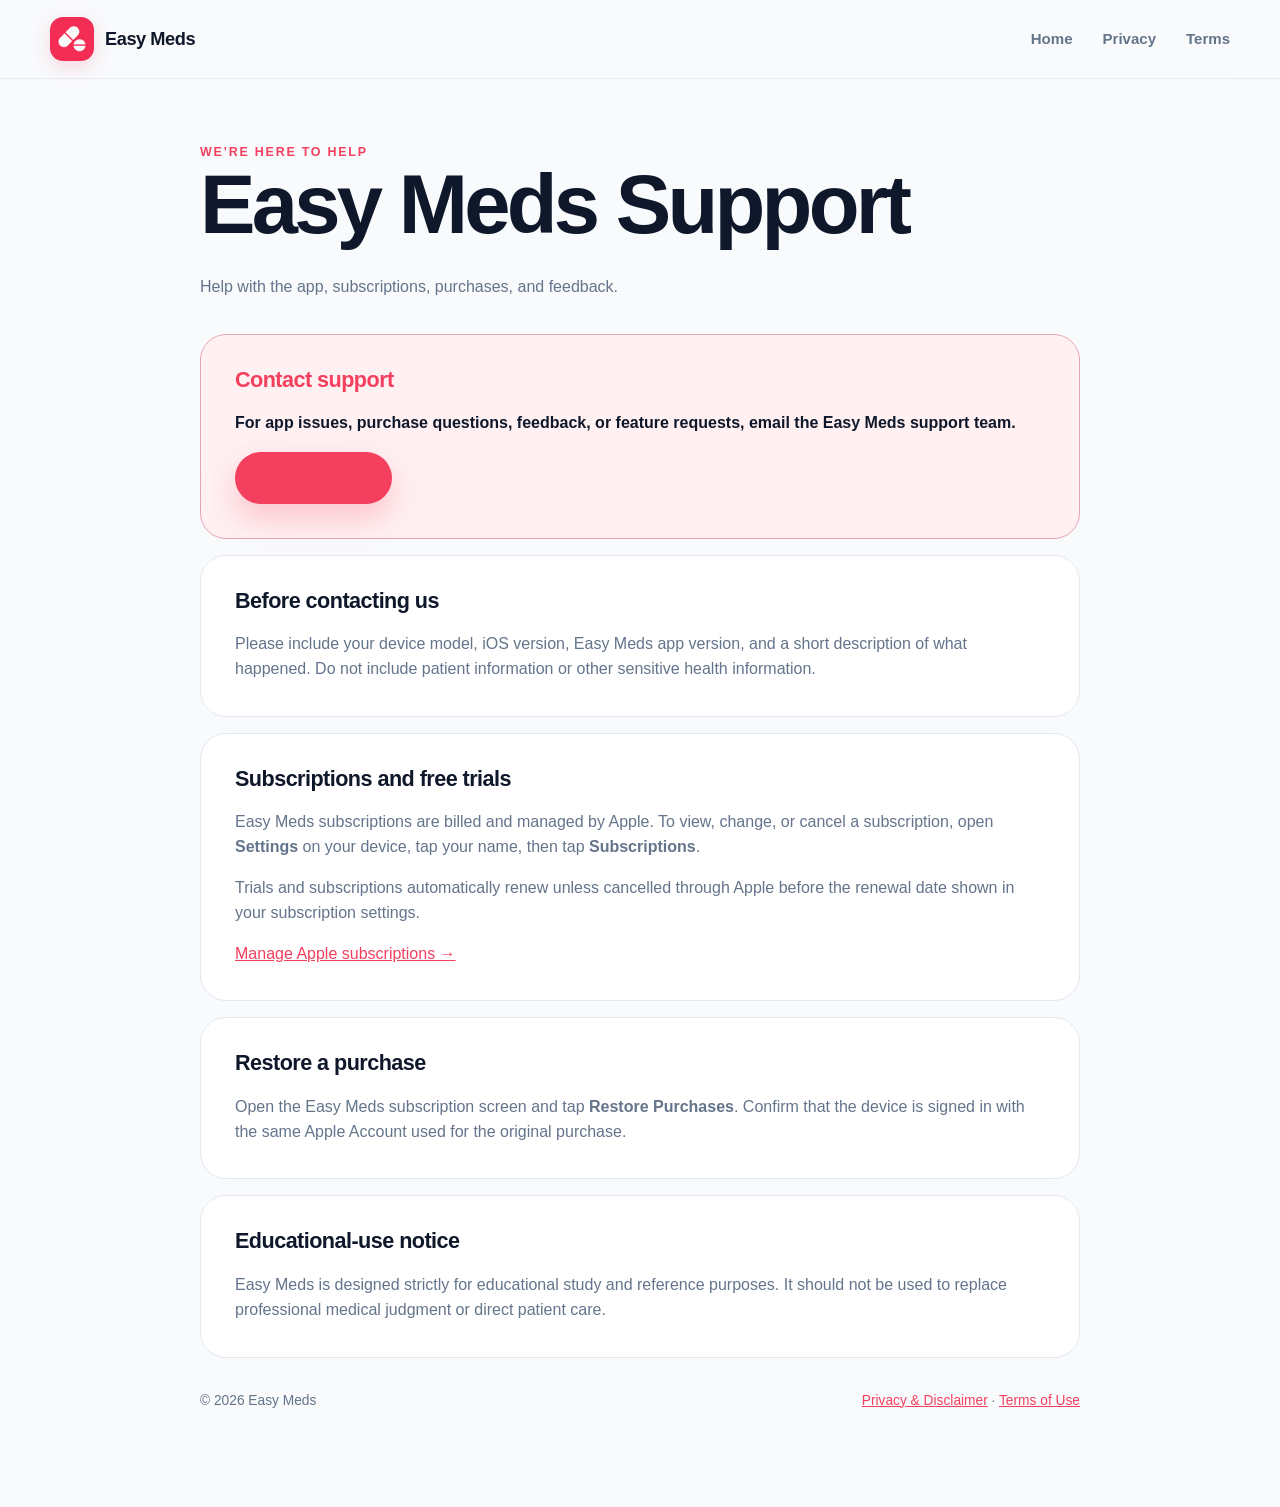
<file: support.html>
<!doctype html>
<html lang="en"><head><meta charset="utf-8"><meta name="viewport" content="width=device-width, initial-scale=1"><title>Support — Easy Meds</title><meta name="description" content="Support and contact information for the Easy Meds nursing pharmacology study app."><link rel="icon" href="app-icon.png"><link rel="stylesheet" href="styles.css"></head>
<body>
  <header class="site-header"><div class="nav-wrap"><a class="brand" href="index.html"><img src="app-icon.png" alt="" width="44" height="44"><span>Easy Meds</span></a><nav class="primary-nav"><a href="index.html">Home</a><a href="privacy.html">Privacy</a><a href="terms.html">Terms</a></nav></div></header>
  <main class="legal-shell">
    <header class="legal-header"><div class="eyebrow">We’re here to help</div><h1>Easy Meds Support</h1><p>Help with the app, subscriptions, purchases, and feedback.</p></header>
    <section class="legal-card legal-alert"><h2>Contact support</h2><p>For app issues, purchase questions, feedback, or feature requests, email the Easy Meds support team.</p><a class="button button-primary" href="mailto:easymedsadmin@gmail.com?subject=Easy%20Meds%20Support">Email support</a></section>
    <section class="legal-card"><h2>Before contacting us</h2><p>Please include your device model, iOS version, Easy Meds app version, and a short description of what happened. Do not include patient information or other sensitive health information.</p></section>
    <section class="legal-card"><h2>Subscriptions and free trials</h2><p>Easy Meds subscriptions are billed and managed by Apple. To view, change, or cancel a subscription, open <strong>Settings</strong> on your device, tap your name, then tap <strong>Subscriptions</strong>.</p><p>Trials and subscriptions automatically renew unless cancelled through Apple before the renewal date shown in your subscription settings.</p><a href="https://apps.apple.com/account/subscriptions">Manage Apple subscriptions →</a></section>
    <section class="legal-card"><h2>Restore a purchase</h2><p>Open the Easy Meds subscription screen and tap <strong>Restore Purchases</strong>. Confirm that the device is signed in with the same Apple Account used for the original purchase.</p></section>
    <section class="legal-card"><h2>Educational-use notice</h2><p>Easy Meds is designed strictly for educational study and reference purposes. It should not be used to replace professional medical judgment or direct patient care.</p></section>
    <footer class="legal-footer"><span>© 2026 Easy Meds</span><span><a href="privacy.html">Privacy & Disclaimer</a> · <a href="terms.html">Terms of Use</a></span></footer>
  </main>
</body></html>
</file>
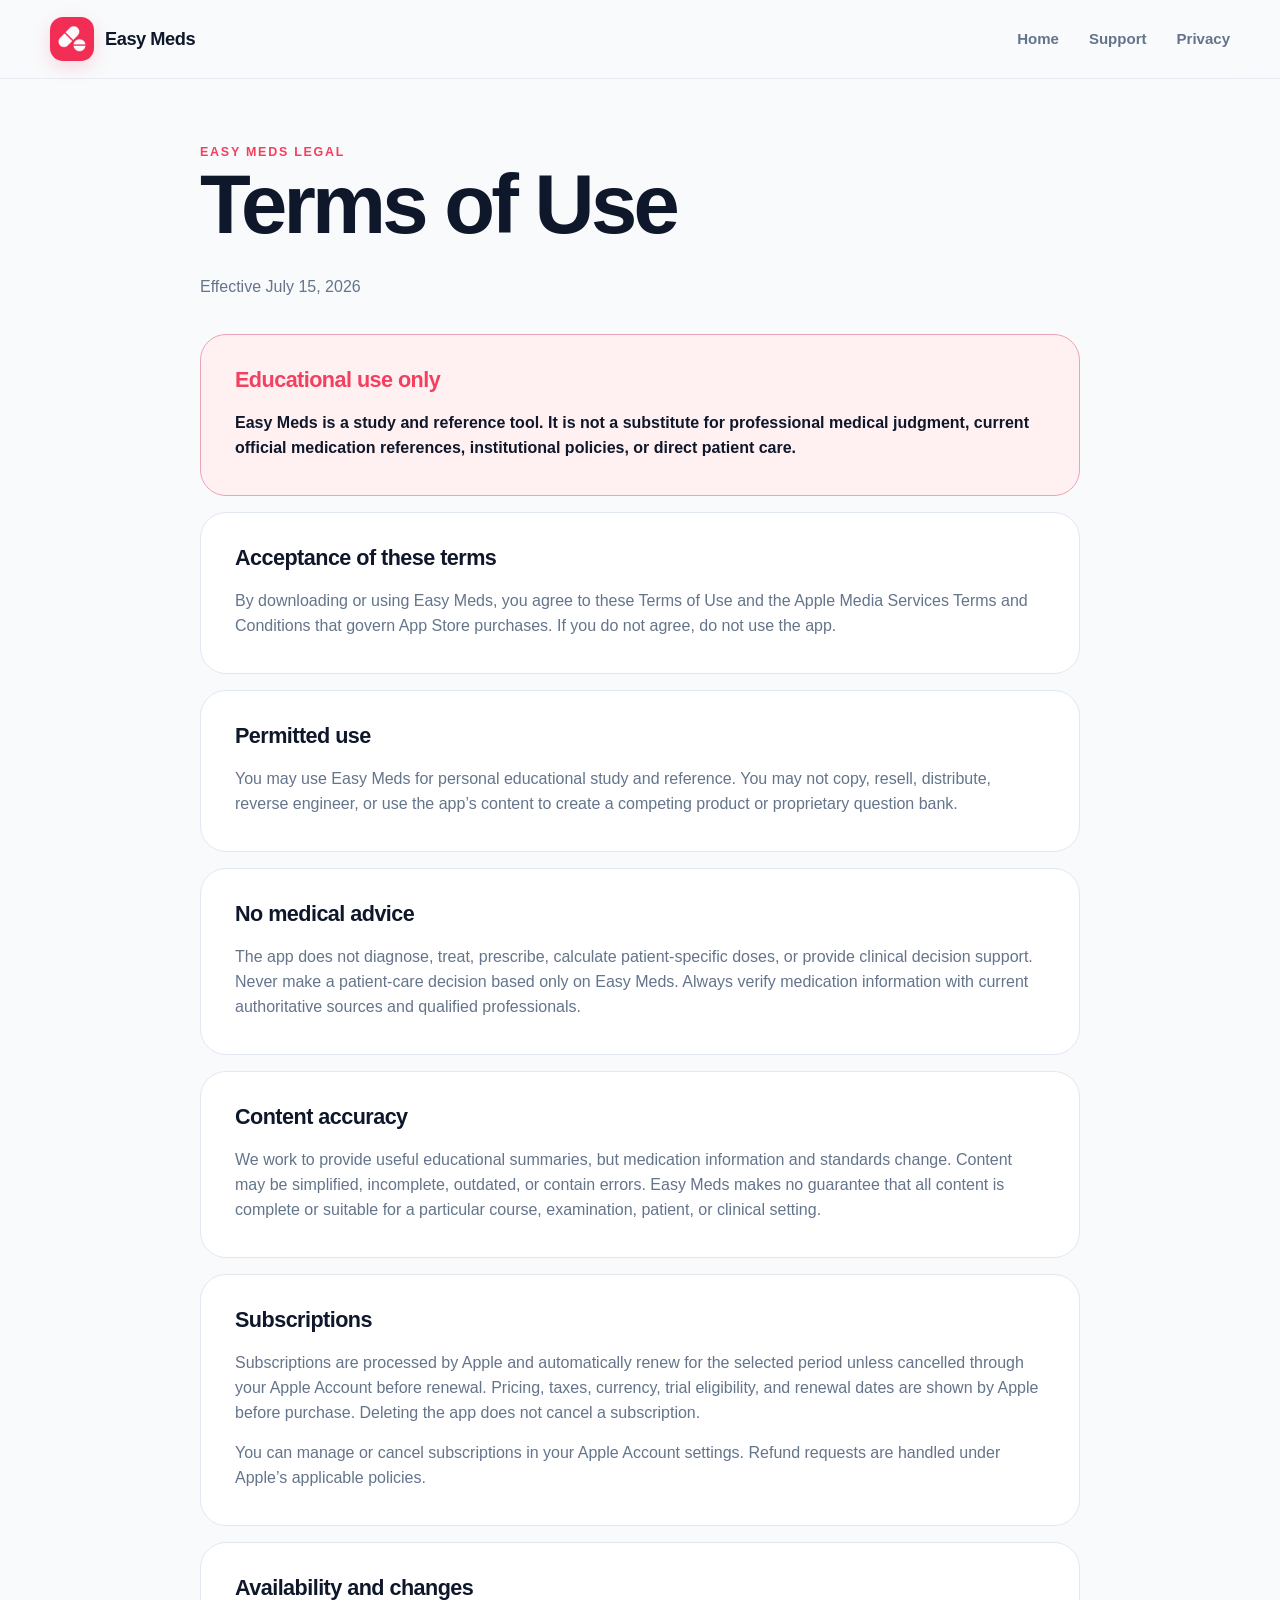
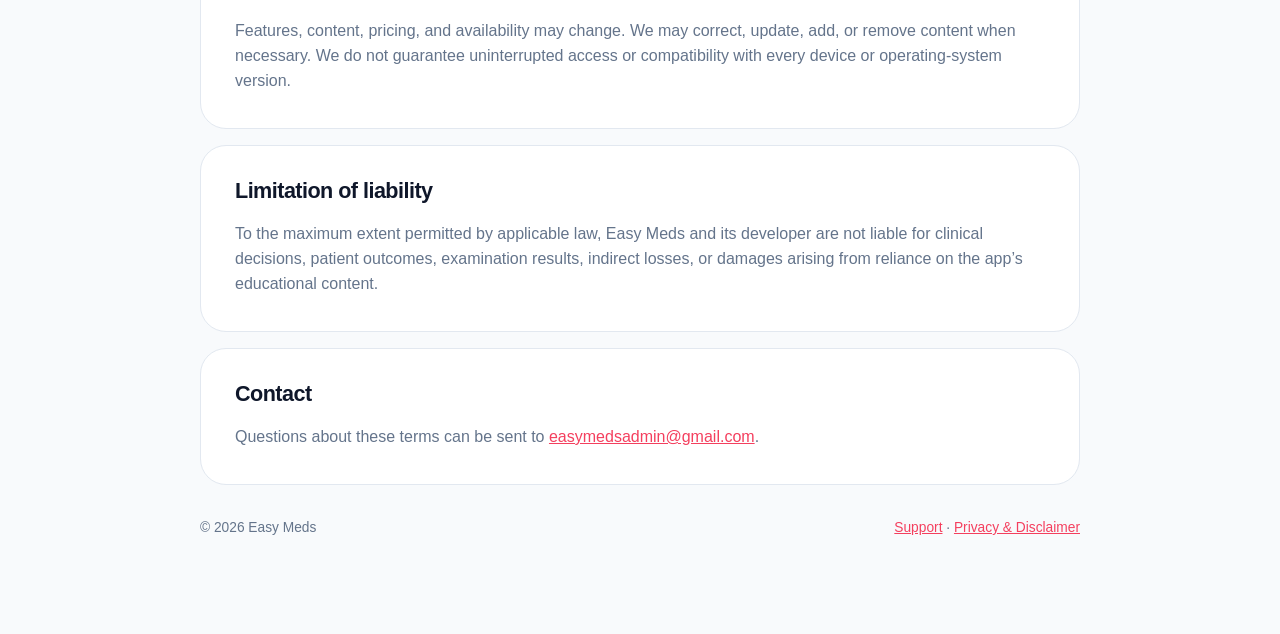
<file: terms.html>
<!doctype html>
<html lang="en"><head><meta charset="utf-8"><meta name="viewport" content="width=device-width, initial-scale=1"><title>Terms of Use — Easy Meds</title><meta name="description" content="Terms of use for the Easy Meds nursing pharmacology study app."><link rel="icon" href="app-icon.png"><link rel="stylesheet" href="styles.css"></head>
<body>
  <header class="site-header"><div class="nav-wrap"><a class="brand" href="index.html"><img src="app-icon.png" alt="" width="44" height="44"><span>Easy Meds</span></a><nav class="primary-nav"><a href="index.html">Home</a><a href="support.html">Support</a><a href="privacy.html">Privacy</a></nav></div></header>
  <main class="legal-shell">
    <header class="legal-header"><div class="eyebrow">Easy Meds legal</div><h1>Terms of Use</h1><p>Effective July 15, 2026</p></header>
    <section class="legal-card legal-alert"><h2>Educational use only</h2><p>Easy Meds is a study and reference tool. It is not a substitute for professional medical judgment, current official medication references, institutional policies, or direct patient care.</p></section>
    <section class="legal-card"><h2>Acceptance of these terms</h2><p>By downloading or using Easy Meds, you agree to these Terms of Use and the Apple Media Services Terms and Conditions that govern App Store purchases. If you do not agree, do not use the app.</p></section>
    <section class="legal-card"><h2>Permitted use</h2><p>You may use Easy Meds for personal educational study and reference. You may not copy, resell, distribute, reverse engineer, or use the app’s content to create a competing product or proprietary question bank.</p></section>
    <section class="legal-card"><h2>No medical advice</h2><p>The app does not diagnose, treat, prescribe, calculate patient-specific doses, or provide clinical decision support. Never make a patient-care decision based only on Easy Meds. Always verify medication information with current authoritative sources and qualified professionals.</p></section>
    <section class="legal-card"><h2>Content accuracy</h2><p>We work to provide useful educational summaries, but medication information and standards change. Content may be simplified, incomplete, outdated, or contain errors. Easy Meds makes no guarantee that all content is complete or suitable for a particular course, examination, patient, or clinical setting.</p></section>
    <section class="legal-card"><h2>Subscriptions</h2><p>Subscriptions are processed by Apple and automatically renew for the selected period unless cancelled through your Apple Account before renewal. Pricing, taxes, currency, trial eligibility, and renewal dates are shown by Apple before purchase. Deleting the app does not cancel a subscription.</p><p>You can manage or cancel subscriptions in your Apple Account settings. Refund requests are handled under Apple’s applicable policies.</p></section>
    <section class="legal-card"><h2>Availability and changes</h2><p>Features, content, pricing, and availability may change. We may correct, update, add, or remove content when necessary. We do not guarantee uninterrupted access or compatibility with every device or operating-system version.</p></section>
    <section class="legal-card"><h2>Limitation of liability</h2><p>To the maximum extent permitted by applicable law, Easy Meds and its developer are not liable for clinical decisions, patient outcomes, examination results, indirect losses, or damages arising from reliance on the app’s educational content.</p></section>
    <section class="legal-card"><h2>Contact</h2><p>Questions about these terms can be sent to <a href="mailto:easymedsadmin@gmail.com">easymedsadmin@gmail.com</a>.</p></section>
    <footer class="legal-footer"><span>© 2026 Easy Meds</span><span><a href="support.html">Support</a> · <a href="privacy.html">Privacy & Disclaimer</a></span></footer>
  </main>
</body></html>
</file>
<file: styles.css>
:root {
  color-scheme: light dark;
  --bg: #f8fafc;
  --surface: #ffffff;
  --surface-soft: #fff1f2;
  --surface-raised: rgba(255,255,255,.82);
  --ink: #0f172a;
  --muted: #64748b;
  --border: #e2e8f0;
  --pink: #f43f5e;
  --pink-strong: #e11d48;
  --pink-soft: #ffe4e6;
  --green: #10b981;
  --shadow: 0 22px 70px rgba(15,23,42,.10);
  --small-shadow: 0 12px 32px rgba(15,23,42,.07);
  --radius-xl: 36px;
  --radius-lg: 26px;
  --radius-md: 18px;
}

@media (prefers-color-scheme: dark) {
  :root {
    --bg: #090d16;
    --surface: #1e293b;
    --surface-soft: #3b2431;
    --surface-raised: rgba(30,41,59,.88);
    --ink: #f1f5f9;
    --muted: #cbd5e1;
    --border: #334155;
    --pink: #fb7185;
    --pink-strong: #fb7185;
    --pink-soft: #3b2431;
    --shadow: 0 24px 80px rgba(0,0,0,.38);
    --small-shadow: 0 14px 36px rgba(0,0,0,.28);
  }
}

* { box-sizing: border-box; }
html { scroll-behavior: smooth; }
body {
  margin: 0;
  background: var(--bg);
  color: var(--ink);
  font-family: ui-rounded, "SF Pro Rounded", -apple-system, BlinkMacSystemFont, "Segoe UI", sans-serif;
  -webkit-font-smoothing: antialiased;
  line-height: 1.55;
}
img { display: block; max-width: 100%; }
a { color: inherit; }
.section-shell { width: min(1180px, calc(100% - 40px)); margin-inline: auto; }
.section-block { padding-block: 112px; }

.site-header {
  position: sticky;
  top: 0;
  z-index: 50;
  background: color-mix(in srgb, var(--bg) 84%, transparent);
  border-bottom: 1px solid color-mix(in srgb, var(--border) 76%, transparent);
  backdrop-filter: blur(20px);
}
.nav-wrap { width: min(1180px, calc(100% - 40px)); height: 78px; margin: auto; display: flex; align-items: center; justify-content: space-between; }
.brand { display: inline-flex; align-items: center; gap: 11px; text-decoration: none; font-size: 1.14rem; font-weight: 850; letter-spacing: -.025em; }
.brand img { border-radius: 13px; box-shadow: 0 6px 18px rgba(244,63,94,.18); }
.primary-nav { display: flex; align-items: center; gap: 30px; }
.primary-nav a { text-decoration: none; font-size: .94rem; font-weight: 700; color: var(--muted); transition: .2s ease; }
.primary-nav a:hover { color: var(--pink); }
.primary-nav .nav-cta { padding: 11px 18px; border-radius: 999px; background: var(--pink); color: #fff; }
.primary-nav .nav-cta:hover { background: var(--pink-strong); color: #fff; transform: translateY(-1px); }
.menu-button { display: none; border: 1px solid var(--border); background: var(--surface); color: var(--ink); border-radius: 999px; padding: 10px 15px; font: inherit; font-weight: 750; }

.hero { min-height: calc(100vh - 78px); padding-block: 76px 64px; display: grid; grid-template-columns: 1.04fr .96fr; align-items: center; gap: 64px; }
.eyebrow { color: var(--pink); font-size: .78rem; font-weight: 900; letter-spacing: .14em; text-transform: uppercase; }
.pulse-dot { display: inline-block; width: 8px; height: 8px; margin-right: 9px; border-radius: 50%; background: var(--green); box-shadow: 0 0 0 6px color-mix(in srgb, var(--green) 16%, transparent); }
h1, h2, h3 { margin-top: 0; letter-spacing: -.045em; line-height: 1.04; }
h1 { margin-bottom: 26px; font-size: clamp(3.4rem, 7vw, 6.7rem); max-width: 780px; }
h2 { margin-bottom: 20px; font-size: clamp(2.4rem, 5vw, 4.7rem); }
h3 { margin-bottom: 14px; font-size: clamp(1.5rem, 2.5vw, 2.25rem); }
p { color: var(--muted); }
.hero-lead { max-width: 670px; margin: 0 0 32px; font-size: clamp(1.08rem, 2vw, 1.32rem); }
.hero-actions { display: flex; flex-wrap: wrap; gap: 12px; }
.button { display: inline-flex; align-items: center; justify-content: center; min-height: 52px; padding: 0 24px; border: 1px solid transparent; border-radius: 999px; text-decoration: none; font-weight: 850; transition: transform .2s ease, background .2s ease, box-shadow .2s ease; }
.button:hover { transform: translateY(-2px); }
.button-primary { background: var(--pink); color: white; box-shadow: 0 14px 32px rgba(244,63,94,.26); }
.button-primary:hover { background: var(--pink-strong); box-shadow: 0 16px 38px rgba(244,63,94,.34); }
.button-secondary { background: var(--surface); border-color: var(--border); color: var(--ink); box-shadow: var(--small-shadow); }
.launch-note { margin: 18px 0 0; font-size: .84rem; }
.hero-metrics { display: flex; gap: 26px; margin-top: 38px; }
.hero-metrics div { display: grid; gap: 2px; }
.hero-metrics strong { font-size: 1.5rem; }
.hero-metrics span { color: var(--muted); font-size: .83rem; font-weight: 650; }

.hero-visual { position: relative; display: grid; place-items: center; min-height: 650px; }
.hero-glow { position: absolute; width: 520px; height: 520px; border-radius: 50%; background: radial-gradient(circle, rgba(244,63,94,.22), rgba(244,63,94,0) 68%); filter: blur(4px); }
.phone-frame { position: relative; width: min(360px, 78vw); overflow: hidden; border: 10px solid var(--ink); border-radius: 58px; background: var(--surface); box-shadow: 0 40px 100px rgba(15,23,42,.25); transform: rotate(2.5deg); }
.phone-frame::before { content: ""; position: absolute; top: 10px; left: 50%; z-index: 2; width: 110px; height: 28px; border-radius: 999px; background: #090d16; transform: translateX(-50%); }
.phone-frame img { width: 100%; }
.floating-note { position: absolute; display: flex; align-items: center; gap: 9px; padding: 13px 17px; border: 1px solid var(--border); border-radius: 999px; background: var(--surface-raised); color: var(--ink); box-shadow: var(--small-shadow); backdrop-filter: blur(14px); font-size: .9rem; font-weight: 800; }
.floating-note span { color: var(--pink); }
.floating-note-top { top: 16%; right: 0; }
.floating-note-bottom { bottom: 15%; left: -1%; }

.trust-strip { border-block: 1px solid var(--border); background: var(--surface); }
.trust-grid { display: grid; grid-template-columns: repeat(4, 1fr); gap: 20px; padding-block: 24px; }
.trust-grid p { margin: 0; color: var(--ink); font-size: .9rem; font-weight: 750; text-align: center; }
.trust-grid span { color: var(--green); margin-right: 6px; }

.section-heading { max-width: 760px; margin-bottom: 54px; }
.section-heading.centered { margin-inline: auto; text-align: center; }
.section-heading p { font-size: 1.1rem; }
.split-heading { max-width: none; display: grid; grid-template-columns: 1.2fr .8fr; gap: 72px; align-items: end; }
.split-heading p { margin-bottom: 22px; }
.narrow-heading { max-width: 720px; }

.feature-grid { display: grid; grid-template-columns: repeat(2, 1fr); gap: 20px; }
.feature-card { min-height: 340px; padding: 36px; border: 1px solid var(--border); border-radius: var(--radius-xl); background: var(--surface); box-shadow: var(--small-shadow); }
.feature-card-wide { grid-column: 1 / -1; min-height: 300px; display: grid; grid-template-columns: 1fr .75fr; gap: 40px; align-items: center; }
.feature-icon { display: grid; place-items: center; width: 58px; height: 58px; margin-bottom: 40px; border-radius: 18px; background: var(--pink-soft); color: var(--pink); font-size: 1.7rem; font-weight: 900; }
.card-label { display: inline-block; margin-bottom: 12px; color: var(--pink); font-size: .76rem; font-weight: 900; letter-spacing: .13em; text-transform: uppercase; }
.feature-card p { max-width: 560px; margin-bottom: 0; }
.dark-card { background: #0f172a; border-color: #1e293b; color: #f8fafc; }
.dark-card p { color: #cbd5e1; }
.dark-card .feature-icon { background: rgba(251,113,133,.14); }
.mini-path { display: flex; align-items: center; justify-content: center; }
.mini-path i { width: 70px; height: 3px; background: var(--border); }
.path-step { display: grid; place-items: center; width: 58px; height: 58px; border: 2px solid var(--border); border-radius: 50%; color: var(--muted); background: var(--bg); font-weight: 900; }
.path-step.complete { border-color: var(--green); background: color-mix(in srgb, var(--green) 13%, var(--surface)); color: var(--green); }
.path-step.active { border-color: var(--pink); background: var(--pink); color: white; box-shadow: 0 0 0 8px var(--pink-soft); }
.library-card { grid-template-columns: .75fr 1.25fr; overflow: hidden; }
.search-demo { display: grid; gap: 10px; padding: 22px; border-radius: var(--radius-lg); background: var(--bg); border: 1px solid var(--border); transform: rotate(-1deg); }
.search-bar, .med-row { padding: 13px 16px; border-radius: 14px; background: var(--surface); border: 1px solid var(--border); }
.search-bar { color: var(--muted); }
.med-row { display: flex; justify-content: space-between; gap: 16px; }
.med-row span { color: var(--pink); font-size: .82rem; }

.showcase-section { overflow: hidden; background: linear-gradient(180deg, var(--surface-soft), var(--bg)); border-block: 1px solid color-mix(in srgb, var(--pink) 18%, var(--border)); }
.screenshot-row { display: grid; grid-template-columns: repeat(3, 1fr); gap: 28px; align-items: center; }
.screenshot-row figure { margin: 0; }
.screenshot-row img { border-radius: 36px; box-shadow: var(--shadow); border: 1px solid var(--border); }
.screenshot-row figcaption { margin-top: 18px; color: var(--ink); text-align: center; font-weight: 800; }
.screenshot-row .featured-shot { transform: translateY(-22px); }

.category-cloud { display: flex; flex-wrap: wrap; justify-content: center; gap: 12px; }
.category-cloud span { padding: 14px 19px; border: 1px solid var(--border); border-radius: 999px; background: var(--surface); box-shadow: var(--small-shadow); color: var(--ink); font-weight: 750; }
.category-cloud span::first-letter { color: var(--pink); }

.pricing-section { background: var(--surface); border-block: 1px solid var(--border); }
.pricing-grid { display: grid; grid-template-columns: repeat(3, 1fr); gap: 20px; }
.price-card { position: relative; padding: 32px; border: 1px solid var(--border); border-radius: var(--radius-lg); background: var(--bg); }
.featured-price { border: 2px solid var(--pink); background: var(--surface-soft); transform: translateY(-10px); }
.popular-badge { position: absolute; top: -14px; right: 22px; padding: 7px 12px; border-radius: 999px; background: var(--pink); color: #fff; font-size: .72rem; font-weight: 900; text-transform: uppercase; }
.plan-name { color: var(--pink); font-size: .82rem; font-weight: 900; letter-spacing: .12em; text-transform: uppercase; }
.price { display: flex; align-items: baseline; gap: 6px; margin: 20px 0 12px; }
.price strong { font-size: 2.7rem; letter-spacing: -.05em; }
.price span { color: var(--muted); }
.trial-callout { display: grid; grid-template-columns: auto 1fr auto; gap: 20px; align-items: center; margin-top: 34px; padding: 24px; border: 1px solid var(--border); border-radius: var(--radius-lg); background: var(--bg); }
.trial-icon { display: grid; place-items: center; width: 58px; height: 58px; border-radius: 18px; background: var(--pink); color: white; font-size: 1.5rem; font-weight: 900; }
.trial-callout strong { font-size: 1.15rem; }
.trial-callout p { margin: 3px 0 0; }
.pricing-note { max-width: 920px; margin: 20px auto 0; text-align: center; font-size: .82rem; }

.disclaimer-card { display: grid; grid-template-columns: auto 1fr; gap: 24px; padding: 36px; border: 1px solid color-mix(in srgb, var(--pink) 40%, var(--border)); border-radius: var(--radius-xl); background: var(--surface-soft); }
.disclaimer-icon { display: grid; place-items: center; width: 62px; height: 62px; border-radius: 20px; background: var(--pink); color: white; font-size: 1.8rem; font-weight: 950; }
.disclaimer-card h2 { max-width: 760px; font-size: clamp(2rem, 4vw, 3.6rem); }
.disclaimer-card p { max-width: 860px; color: var(--ink); }
.disclaimer-card a { color: var(--pink); font-weight: 850; }

.final-cta { display: grid; grid-template-columns: auto 1fr auto; gap: 30px; align-items: center; margin-bottom: 112px; padding: 40px; border-radius: var(--radius-xl); background: #0f172a; color: #f8fafc; box-shadow: var(--shadow); }
.final-cta img { border-radius: 28px; }
.final-cta h2 { margin-bottom: 10px; font-size: clamp(2rem, 4vw, 3.4rem); }
.final-cta p { margin: 0; color: #cbd5e1; }

.site-footer { padding: 58px 0 28px; border-top: 1px solid var(--border); background: var(--surface); }
.footer-grid { display: grid; grid-template-columns: 2fr repeat(3, 1fr); gap: 38px; }
.footer-grid > div { display: grid; align-content: start; gap: 10px; }
.footer-grid p { max-width: 320px; }
.footer-grid strong { margin-bottom: 7px; }
.footer-grid a:not(.brand) { width: fit-content; color: var(--muted); text-decoration: none; }
.footer-grid a:hover { color: var(--pink); }
.footer-bottom { display: flex; justify-content: space-between; gap: 20px; margin-top: 46px; padding-top: 24px; border-top: 1px solid var(--border); color: var(--muted); font-size: .82rem; }

.legal-shell { width: min(880px, calc(100% - 40px)); margin: 0 auto; padding: 64px 0 96px; }
.legal-header { margin-bottom: 34px; }
.legal-header h1 { font-size: clamp(2.6rem, 7vw, 5.2rem); }
.legal-card { padding: clamp(22px, 5vw, 34px); margin: 16px 0; border: 1px solid var(--border); border-radius: var(--radius-lg); background: var(--surface); }
.legal-card h2 { font-size: 1.35rem; letter-spacing: -.025em; }
.legal-card p:last-child, .legal-card ul:last-child { margin-bottom: 0; }
.legal-card a, .legal-footer a { color: var(--pink); }
.legal-alert { background: var(--surface-soft); border-color: color-mix(in srgb, var(--pink) 40%, var(--border)); }
.legal-alert h2 { color: var(--pink); }
.legal-alert p { color: var(--ink); font-weight: 700; }
.legal-footer { display: flex; justify-content: space-between; gap: 20px; margin-top: 32px; color: var(--muted); font-size: .86rem; }

@media (max-width: 900px) {
  .section-block { padding-block: 80px; }
  .hero { grid-template-columns: 1fr; padding-top: 64px; text-align: center; }
  .hero-copy { display: grid; justify-items: center; }
  .hero-metrics { justify-content: center; }
  .hero-visual { min-height: 620px; }
  .trust-grid { grid-template-columns: repeat(2, 1fr); }
  .split-heading { grid-template-columns: 1fr; gap: 0; text-align: center; }
  .feature-card-wide, .library-card { grid-template-columns: 1fr; }
  .feature-card-wide .feature-icon { margin-bottom: 24px; }
  .pricing-grid { grid-template-columns: 1fr; }
  .featured-price { transform: none; }
  .trial-callout, .final-cta { grid-template-columns: 1fr; justify-items: start; }
  .footer-grid { grid-template-columns: repeat(2, 1fr); }
}

@media (max-width: 700px) {
  .section-shell, .nav-wrap { width: min(100% - 28px, 1180px); }
  .nav-wrap { height: 70px; }
  .menu-button { display: inline-flex; }
  .primary-nav { display: none; position: absolute; top: 70px; left: 14px; right: 14px; padding: 18px; border: 1px solid var(--border); border-radius: 22px; background: var(--surface); box-shadow: var(--shadow); }
  .primary-nav.open { display: grid; }
  .primary-nav a { padding: 8px; }
  .primary-nav .nav-cta { text-align: center; }
  .hero { padding-top: 50px; gap: 26px; }
  h1 { font-size: clamp(3rem, 15vw, 4.8rem); }
  .hero-lead { font-size: 1.05rem; }
  .hero-actions { width: 100%; }
  .hero-actions .button { flex: 1 1 100%; }
  .hero-metrics { width: 100%; justify-content: space-around; gap: 10px; }
  .hero-visual { min-height: 550px; }
  .phone-frame { width: min(315px, 84vw); border-width: 8px; border-radius: 50px; }
  .floating-note { font-size: .76rem; padding: 11px 13px; }
  .floating-note-top { right: -6px; }
  .floating-note-bottom { left: -7px; }
  .trust-grid { grid-template-columns: 1fr; gap: 12px; }
  .trust-grid p { text-align: left; }
  .feature-grid { grid-template-columns: 1fr; }
  .feature-card-wide { grid-column: auto; }
  .mini-path i { width: 42px; }
  .screenshot-row { display: flex; overflow-x: auto; gap: 18px; padding: 8px 4px 30px; scroll-snap-type: x mandatory; }
  .screenshot-row figure { flex: 0 0 78vw; scroll-snap-align: center; }
  .screenshot-row .featured-shot { transform: none; }
  .trial-callout .button { width: 100%; }
  .disclaimer-card { grid-template-columns: 1fr; }
  .final-cta { margin-bottom: 70px; }
  .final-cta .button { width: 100%; }
  .footer-grid { grid-template-columns: 1fr 1fr; }
  .footer-grid > div:first-child { grid-column: 1 / -1; }
  .footer-bottom, .legal-footer { flex-direction: column; }
}

@media (prefers-reduced-motion: reduce) {
  *, *::before, *::after { scroll-behavior: auto !important; transition: none !important; }
}
</file>
